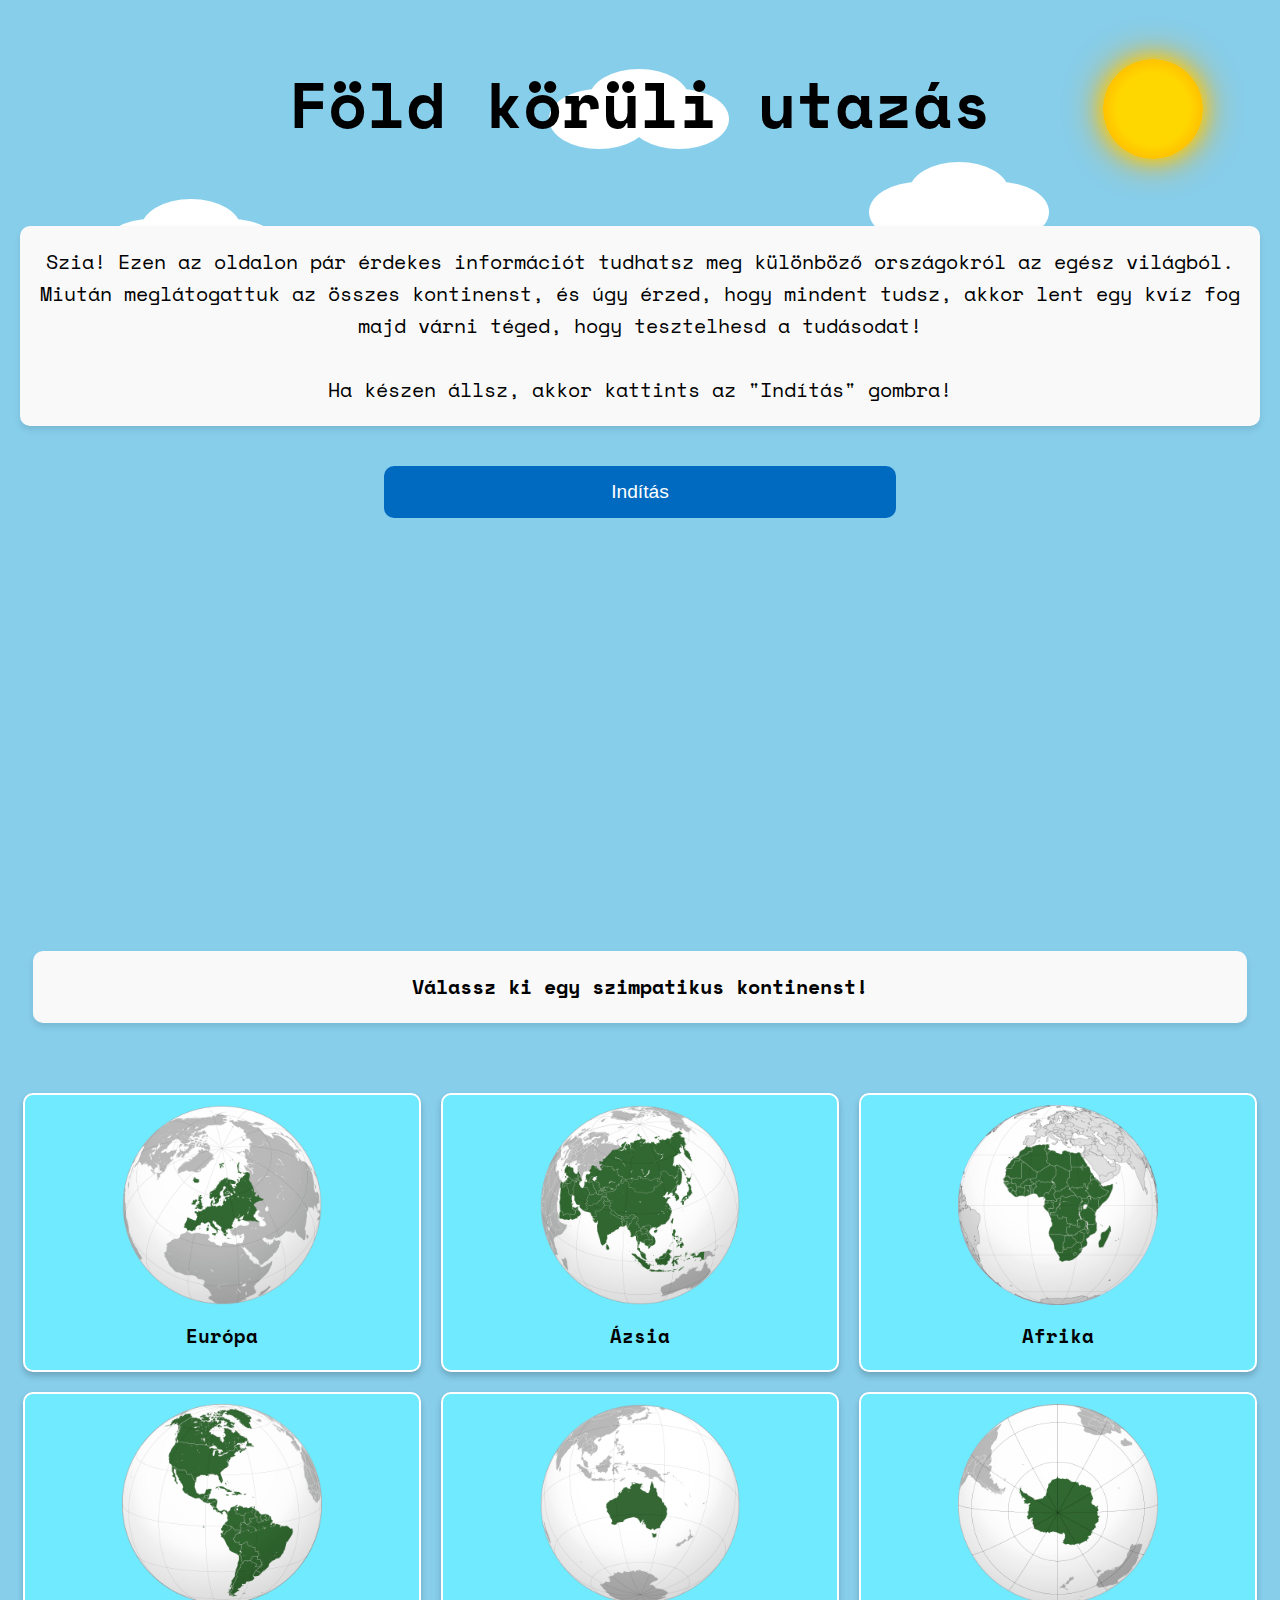
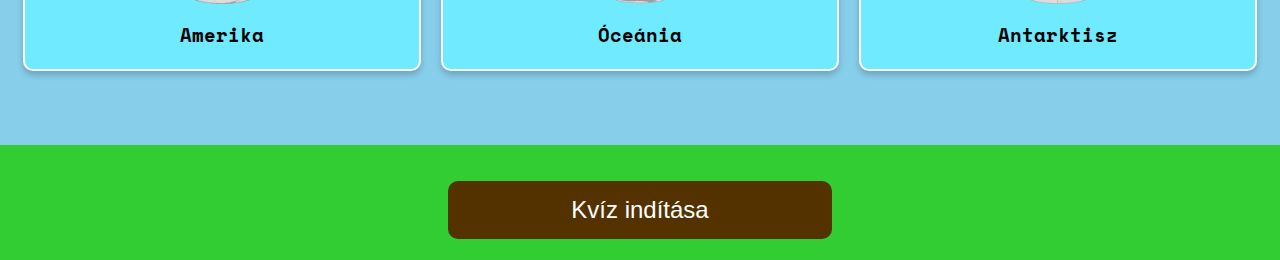
<file: index.html>
<!DOCTYPE html>
<html lang="hu">

<head>
    <meta charset="UTF-8">
    <meta name="viewport" content="width=device-width, initial-scale=1.0">
    <meta name="description" content="Fun fact weboldal, ahol érdekességet lehet olvasni országokról minden kontinenseről.">
    <meta name="author" content="Griffiths Robert Jonathan">
    <meta name="copyright" content="Griffiths Robert Jonathan">
    <link rel="icon" type="image/x-icon" href="kepek/favicon/favicon.ico">
    <link href="style.css" rel="stylesheet">
    <link href="https://fonts.googleapis.com/css2?family=Roboto:ital,wght@0,100;0,300;0,400;0,500;0,700;0,900;1,100;1,300;1,400;1,500;1,700;1,900&family=Space+Mono:ital,wght@0,400;0,700;1,400;1,700&display=swap" rel="stylesheet">
    <title>Fun Facts</title>
</head>

<body>
    <div class="container">
        <header>
            <h1>Föld körüli utazás</h1>
        </header>

        <div id="felho1"></div>
        <div id="felho2"></div>
        <div id="felho3"></div>
        <div id="nap"></div>

        <div class="leiras">
            Szia! Ezen az oldalon pár érdekes információt tudhatsz meg különböző országokról az egész világból. Miután meglátogattuk az összes kontinenst, és úgy érzed, hogy mindent tudsz, akkor lent egy kvíz fog majd várni téged, hogy tesztelhesd a tudásodat! <br><br>
            Ha készen állsz, akkor kattints az "Indítás" gombra!
        </div>

        <button id="start">Indítás</button>

        <nav>
            <h3 class="leiras">Válassz ki egy szimpatikus kontinenst!</h3><br>
            <ul>
                <li onclick="location.href='europa.html'"> 
                    <img src="kepek/kontinensek/europa.png" alt="Európa">
                    <h3>Európa</h3>
                </li>
                <li onclick="location.href='azsia.html'"> 
                    <img src="kepek/kontinensek/azsia.png" alt="Ázsia">
                    <h3>Ázsia</h3>
                </li>
                <li onclick="location.href='afrika.html'"> 
                    <img src="kepek/kontinensek/afrika.png" alt="Afrika">
                    <h3>Afrika</h3>
                </li>
                <li onclick="location.href='amerika.html'"> 
                    <img src="kepek/kontinensek/amerika.png" alt="Amerika">
                    <h3>Amerika</h3>
                </li>
                <li onclick="location.href='oceania.html'"> 
                    <img src="kepek/kontinensek/oceania.png" alt="Óceánia">
                    <h3>Óceánia</h3>
                </li>
                <li onclick="location.href='antarktisz.html'"> 
                    <img src="kepek/kontinensek/antarktisz.png" alt="Antarktisz">
                    <h3>Antarktisz</h3>
                </li>
            </ul>
        </nav>
    </div>
    <footer>
        <div id="fold"></div>
        <button id="quiz" onclick="location.href='quiz.html'">Kvíz indítása</button>
    </footer>

    <script src="js/script.js"></script>

</html>
</file>
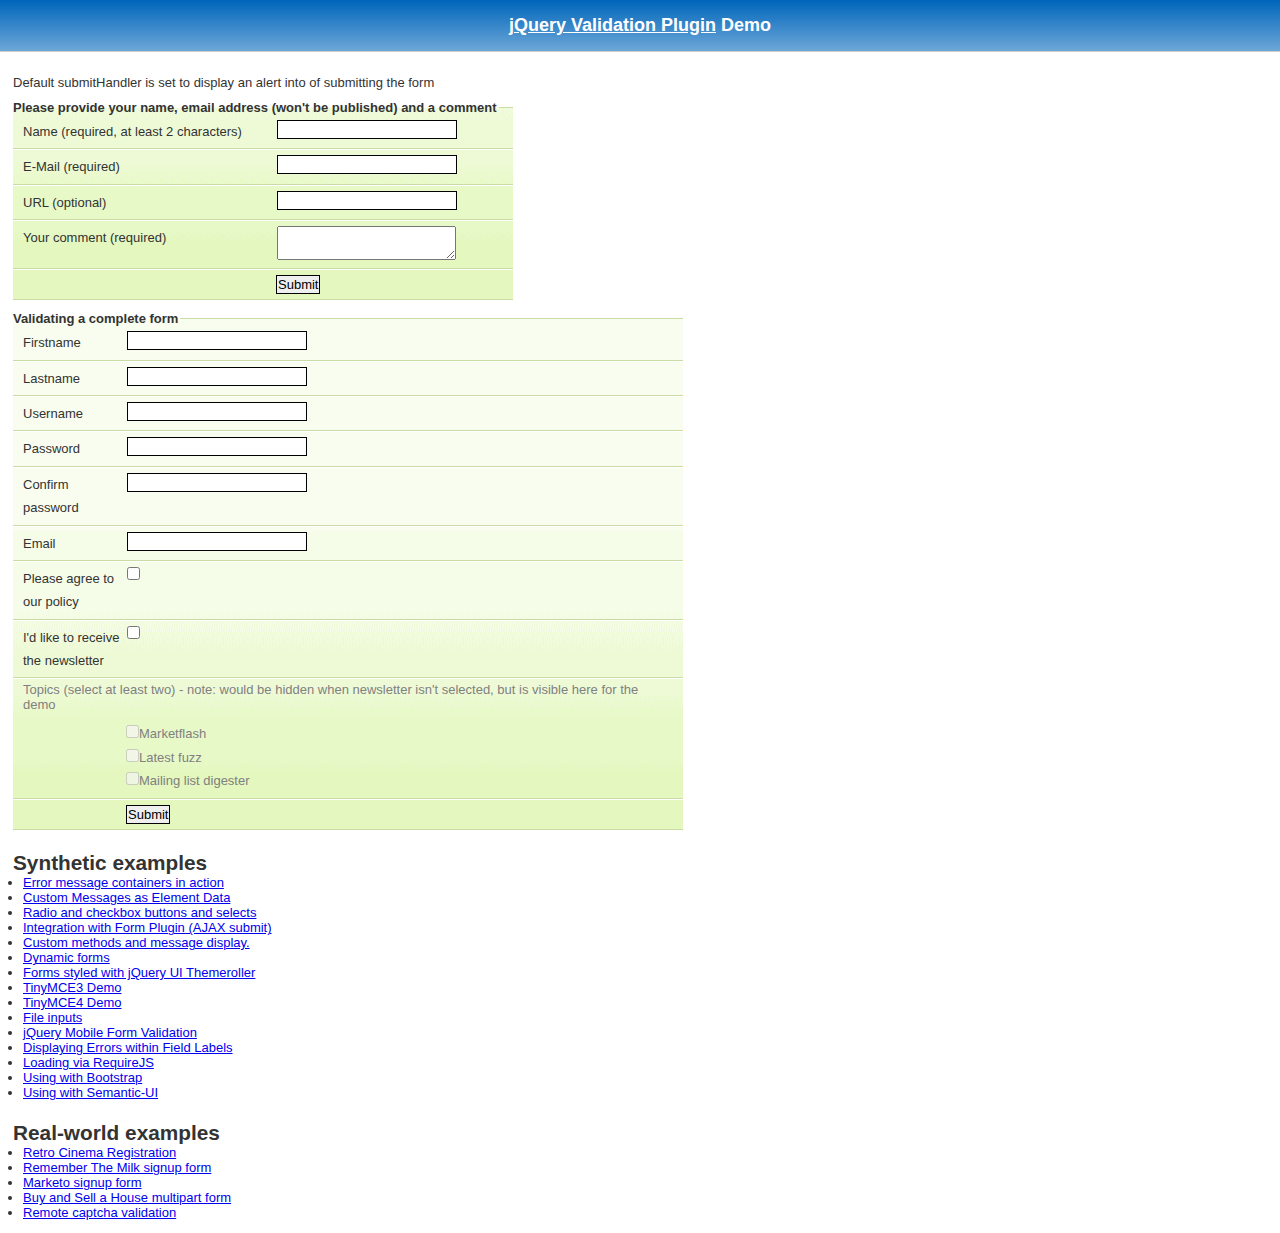
<file: jquery-validation-1.19.5/demo/index.html>
<!DOCTYPE html>
<html lang="en">
<head>
	<meta charset="utf-8">
	<title>jQuery validation plug-in - main demo</title>
	<link rel="stylesheet" href="css/screen.css">
	<script src="../lib/jquery.js"></script>
	<script src="../dist/jquery.validate.js"></script>
	<script>
	$.validator.setDefaults({
		submitHandler: function() {
			alert("submitted!");
		}
	});

	$().ready(function() {
		// validate the comment form when it is submitted
		$("#commentForm").validate();

		// validate signup form on keyup and submit
		$("#signupForm").validate({
			rules: {
				firstname: "required",
				lastname: "required",
				username: {
					required: true,
					minlength: 2
				},
				password: {
					required: true,
					minlength: 5
				},
				confirm_password: {
					required: true,
					minlength: 5,
					equalTo: "#password"
				},
				email: {
					required: true,
					email: true
				},
				topic: {
					required: "#newsletter:checked",
					minlength: 2
				},
				agree: "required"
			},
			messages: {
				firstname: "Please enter your firstname",
				lastname: "Please enter your lastname",
				username: {
					required: "Please enter a username",
					minlength: "Your username must consist of at least 2 characters"
				},
				password: {
					required: "Please provide a password",
					minlength: "Your password must be at least 5 characters long"
				},
				confirm_password: {
					required: "Please provide a password",
					minlength: "Your password must be at least 5 characters long",
					equalTo: "Please enter the same password as above"
				},
				email: "Please enter a valid email address",
				agree: "Please accept our policy",
				topic: "Please select at least 2 topics"
			}
		});

		// propose username by combining first- and lastname
		$("#username").focus(function() {
			var firstname = $("#firstname").val();
			var lastname = $("#lastname").val();
			if (firstname && lastname && !this.value) {
				this.value = firstname + "." + lastname;
			}
		});

		//code to hide topic selection, disable for demo
		var newsletter = $("#newsletter");
		// newsletter topics are optional, hide at first
		var inital = newsletter.is(":checked");
		var topics = $("#newsletter_topics")[inital ? "removeClass" : "addClass"]("gray");
		var topicInputs = topics.find("input").attr("disabled", !inital);
		// show when newsletter is checked
		newsletter.click(function() {
			topics[this.checked ? "removeClass" : "addClass"]("gray");
			topicInputs.attr("disabled", !this.checked);
		});
	});
	</script>
	<style>
	#commentForm {
		width: 500px;
	}
	#commentForm label {
		width: 250px;
	}
	#commentForm label.error, #commentForm input.submit {
		margin-left: 253px;
	}
	#signupForm {
		width: 670px;
	}
	#signupForm label.error {
		margin-left: 10px;
		width: auto;
		display: inline;
	}
	#newsletter_topics label.error {
		display: none;
		margin-left: 103px;
	}
	</style>
</head>
<body>
<h1 id="banner"><a href="https://jqueryvalidation.org/">jQuery Validation Plugin</a> Demo</h1>
<div id="main">
	<p>Default submitHandler is set to display an alert into of submitting the form</p>
	<form class="cmxform" id="commentForm" method="get" action="">
		<fieldset>
			<legend>Please provide your name, email address (won't be published) and a comment</legend>
			<p>
				<label for="cname">Name (required, at least 2 characters)</label>
				<input id="cname" name="name" minlength="2" type="text" required>
			</p>
			<p>
				<label for="cemail">E-Mail (required)</label>
				<input id="cemail" type="email" name="email" required>
			</p>
			<p>
				<label for="curl">URL (optional)</label>
				<input id="curl" type="url" name="url">
			</p>
			<p>
				<label for="ccomment">Your comment (required)</label>
				<textarea id="ccomment" name="comment" required></textarea>
			</p>
			<p>
				<input class="submit" type="submit" value="Submit">
			</p>
		</fieldset>
	</form>
	<form class="cmxform" id="signupForm" method="get" action="">
		<fieldset>
			<legend>Validating a complete form</legend>
			<p>
				<label for="firstname">Firstname</label>
				<input id="firstname" name="firstname" type="text">
			</p>
			<p>
				<label for="lastname">Lastname</label>
				<input id="lastname" name="lastname" type="text">
			</p>
			<p>
				<label for="username">Username</label>
				<input id="username" name="username" type="text">
			</p>
			<p>
				<label for="password">Password</label>
				<input id="password" name="password" type="password">
			</p>
			<p>
				<label for="confirm_password">Confirm password</label>
				<input id="confirm_password" name="confirm_password" type="password">
			</p>
			<p>
				<label for="email">Email</label>
				<input id="email" name="email" type="email">
			</p>
			<p>
				<label for="agree">Please agree to our policy</label>
				<input type="checkbox" class="checkbox" id="agree" name="agree">
			</p>
			<p>
				<label for="newsletter">I'd like to receive the newsletter</label>
				<input type="checkbox" class="checkbox" id="newsletter" name="newsletter">
			</p>
			<fieldset id="newsletter_topics">
				<legend>Topics (select at least two) - note: would be hidden when newsletter isn't selected, but is visible here for the demo</legend>
				<label for="topic_marketflash">
					<input type="checkbox" id="topic_marketflash" value="marketflash" name="topic">Marketflash
				</label>
				<label for="topic_fuzz">
					<input type="checkbox" id="topic_fuzz" value="fuzz" name="topic">Latest fuzz
				</label>
				<label for="topic_digester">
					<input type="checkbox" id="topic_digester" value="digester" name="topic">Mailing list digester
				</label>
				<label for="topic" class="error">Please select at least two topics you'd like to receive.</label>
			</fieldset>
			<p>
				<input class="submit" type="submit" value="Submit">
			</p>
		</fieldset>
	</form>
	<h3>Synthetic examples</h3>
	<ul>
		<li><a href="errorcontainer-demo.html">Error message containers in action</a>
		</li>
		<li><a href="custom-messages-data-demo.html">Custom Messages as Element Data</a>
		</li>
		<li><a href="radio-checkbox-select-demo.html">Radio and checkbox buttons and selects</a>
		</li>
		<li><a href="ajaxSubmit-integration-demo.html">Integration with Form Plugin (AJAX submit)</a>
		</li>
		<li><a href="custom-methods-demo.html">Custom methods and message display.</a>
		</li>
		<li><a href="dynamic-totals.html">Dynamic forms</a>
		</li>
		<li><a href="themerollered.html">Forms styled with jQuery UI Themeroller</a>
		</li>
		<li><a href="tinymce/">TinyMCE3 Demo</a>
		</li>
		<li><a href="tinymce4/">TinyMCE4 Demo</a>
		</li>
		<li><a href="file_input.html">File inputs</a>
		</li>
		<li><a href="jquerymobile.html">jQuery Mobile Form Validation</a>
		</li>
		<li><a href="errors-within-labels.html">Displaying Errors within Field Labels</a>
		</li>
		<li><a href="requirejs/index.html">Loading via RequireJS</a>
		</li>
		<li><a href="bootstrap/index.html">Using with Bootstrap</a>
		</li>
		<li><a href="semantic-ui/index.html">Using with Semantic-UI</a>
		</li>
	</ul>
	<h3>Real-world examples</h3>
	<ul>
		<li><a href="cinema/">Retro Cinema Registration</a></li>
		<li><a href="milk/">Remember The Milk signup form</a></li>
		<li><a href="marketo/">Marketo signup form</a></li>
		<li><a href="multipart/">Buy and Sell a House multipart form</a></li>
		<li><a href="captcha/">Remote captcha validation</a></li>
	</ul>
</div>
</body>
</html>
</file>
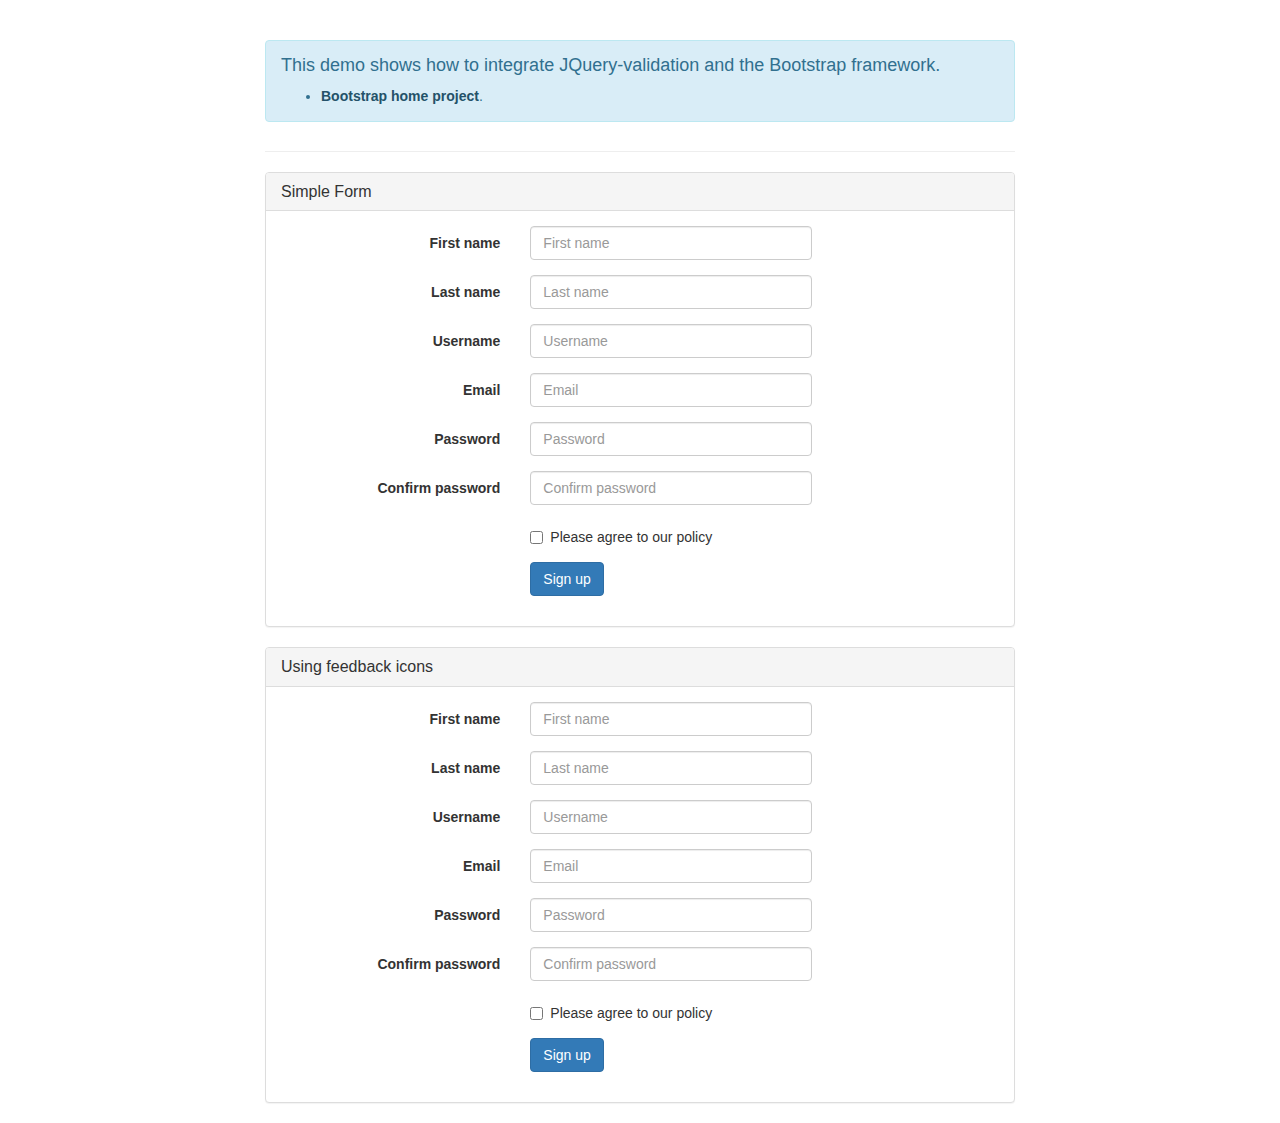
<file: jquery-validation-1.19.5/demo/bootstrap/index.html>
<!DOCTYPE html>
<html>
<head>
	<title>JQuery-validation demo | Bootstrap</title>

	<link rel="stylesheet" href="https://maxcdn.bootstrapcdn.com/bootstrap/3.3.5/css/bootstrap.min.css" />

	<script type="text/javascript" src="../../lib/jquery-1.11.1.js"></script>
	<script type="text/javascript" src="../../dist/jquery.validate.js"></script>
</head>
<body>
	<div class="container">
		<div class="row">
			<div class="col-sm-8 col-sm-offset-2">
				<div class="page-header">
					<div class="alert alert-info" role="alert">
						<h4>This demo shows how to integrate JQuery-validation and the Bootstrap framework.</h4>
						<ul>
							<li><a href="https://getbootstrap.com/" class="alert-link">Bootstrap home project</a>.</li>
						</ul>
					</div>
				</div>

				<div class="panel panel-default">
					<div class="panel-heading">
						<h3 class="panel-title">Simple Form</h3>
					</div>
					<div class="panel-body">
						<form id="signupForm" method="post" class="form-horizontal" action="">
							<div class="form-group">
								<label class="col-sm-4 control-label" for="firstname">First name</label>
								<div class="col-sm-5">
									<input type="text" class="form-control" id="firstname" name="firstname" placeholder="First name" />
								</div>
							</div>

							<div class="form-group">
								<label class="col-sm-4 control-label" for="lastname">Last name</label>
								<div class="col-sm-5">
									<input type="text" class="form-control" id="lastname" name="lastname" placeholder="Last name" />
								</div>
							</div>

							<div class="form-group">
								<label class="col-sm-4 control-label" for="username">Username</label>
								<div class="col-sm-5">
									<input type="text" class="form-control" id="username" name="username" placeholder="Username" />
								</div>
							</div>

							<div class="form-group">
								<label class="col-sm-4 control-label" for="email">Email</label>
								<div class="col-sm-5">
									<input type="text" class="form-control" id="email" name="email" placeholder="Email" />
								</div>
							</div>

							<div class="form-group">
								<label class="col-sm-4 control-label" for="password">Password</label>
								<div class="col-sm-5">
									<input type="password" class="form-control" id="password" name="password" placeholder="Password" />
								</div>
							</div>

							<div class="form-group">
								<label class="col-sm-4 control-label" for="confirm_password">Confirm password</label>
								<div class="col-sm-5">
									<input type="password" class="form-control" id="confirm_password" name="confirm_password" placeholder="Confirm password" />
								</div>
							</div>

							<div class="form-group">
								<div class="col-sm-5 col-sm-offset-4">
									<div class="checkbox">
										<label>
											<input type="checkbox" id="agree" name="agree" value="agree" />Please agree to our policy
										</label>
									</div>
								</div>
							</div>

							<div class="form-group">
								<div class="col-sm-9 col-sm-offset-4">
									<button type="submit" class="btn btn-primary" name="signup" value="Sign up">Sign up</button>
								</div>
							</div>
						</form>
					</div>
				</div>

				<div class="panel panel-default">
					<div class="panel-heading">
						<h3 class="panel-title">Using feedback icons</h3>
					</div>
					<div class="panel-body">
						<form id="signupForm1" method="post" class="form-horizontal" action="">
							<div class="form-group">
								<label class="col-sm-4 control-label" for="firstname1">First name</label>
								<div class="col-sm-5">
									<input type="text" class="form-control" id="firstname1" name="firstname1" placeholder="First name" />
								</div>
							</div>

							<div class="form-group">
								<label class="col-sm-4 control-label" for="lastname1">Last name</label>
								<div class="col-sm-5">
									<input type="text" class="form-control" id="lastname1" name="lastname1" placeholder="Last name" />
								</div>
							</div>

							<div class="form-group">
								<label class="col-sm-4 control-label" for="username1">Username</label>
								<div class="col-sm-5">
									<input type="text" class="form-control" id="username1" name="username1" placeholder="Username" />
								</div>
							</div>

							<div class="form-group">
								<label class="col-sm-4 control-label" for="email1">Email</label>
								<div class="col-sm-5">
									<input type="text" class="form-control" id="email1" name="email1" placeholder="Email" />
								</div>
							</div>

							<div class="form-group">
								<label class="col-sm-4 control-label" for="password1">Password</label>
								<div class="col-sm-5">
									<input type="password" class="form-control" id="password1" name="password1" placeholder="Password" />
								</div>
							</div>

							<div class="form-group">
								<label class="col-sm-4 control-label" for="confirm_password1">Confirm password</label>
								<div class="col-sm-5">
									<input type="password" class="form-control" id="confirm_password1" name="confirm_password1" placeholder="Confirm password" />
								</div>
							</div>

							<div class="form-group">
								<div class="col-sm-5 col-sm-offset-4">
									<div class="checkbox">
										<label>
											<input type="checkbox" id="agree1" name="agree1" value="agree" />Please agree to our policy
										</label>
									</div>
								</div>
							</div>

							<div class="form-group">
								<div class="col-sm-9 col-sm-offset-4">
									<button type="submit" class="btn btn-primary" name="signup1" value="Sign up">Sign up</button>
								</div>
							</div>
						</form>
					</div>
				</div>
			</div>
		</div>
	</div>
	<script type="text/javascript">
		$.validator.setDefaults( {
			submitHandler: function () {
				alert( "submitted!" );
			}
		} );

		$( document ).ready( function () {
			$( "#signupForm" ).validate( {
				rules: {
					firstname: "required",
					lastname: "required",
					username: {
						required: true,
						minlength: 2
					},
					password: {
						required: true,
						minlength: 5
					},
					confirm_password: {
						required: true,
						minlength: 5,
						equalTo: "#password"
					},
					email: {
						required: true,
						email: true
					},
					agree: "required"
				},
				messages: {
					firstname: "Please enter your firstname",
					lastname: "Please enter your lastname",
					username: {
						required: "Please enter a username",
						minlength: "Your username must consist of at least 2 characters"
					},
					password: {
						required: "Please provide a password",
						minlength: "Your password must be at least 5 characters long"
					},
					confirm_password: {
						required: "Please provide a password",
						minlength: "Your password must be at least 5 characters long",
						equalTo: "Please enter the same password as above"
					},
					email: "Please enter a valid email address",
					agree: "Please accept our policy"
				},
				errorElement: "em",
				errorPlacement: function ( error, element ) {
					// Add the `help-block` class to the error element
					error.addClass( "help-block" );

					if ( element.prop( "type" ) === "checkbox" ) {
						error.insertAfter( element.parent( "label" ) );
					} else {
						error.insertAfter( element );
					}
				},
				highlight: function ( element, errorClass, validClass ) {
					$( element ).parents( ".col-sm-5" ).addClass( "has-error" ).removeClass( "has-success" );
				},
				unhighlight: function (element, errorClass, validClass) {
					$( element ).parents( ".col-sm-5" ).addClass( "has-success" ).removeClass( "has-error" );
				}
			} );

			$( "#signupForm1" ).validate( {
				rules: {
					firstname1: "required",
					lastname1: "required",
					username1: {
						required: true,
						minlength: 2
					},
					password1: {
						required: true,
						minlength: 5
					},
					confirm_password1: {
						required: true,
						minlength: 5,
						equalTo: "#password1"
					},
					email1: {
						required: true,
						email: true
					},
					agree1: "required"
				},
				messages: {
					firstname1: "Please enter your firstname",
					lastname1: "Please enter your lastname",
					username1: {
						required: "Please enter a username",
						minlength: "Your username must consist of at least 2 characters"
					},
					password1: {
						required: "Please provide a password",
						minlength: "Your password must be at least 5 characters long"
					},
					confirm_password1: {
						required: "Please provide a password",
						minlength: "Your password must be at least 5 characters long",
						equalTo: "Please enter the same password as above"
					},
					email1: "Please enter a valid email address",
					agree1: "Please accept our policy"
				},
				errorElement: "em",
				errorPlacement: function ( error, element ) {
					// Add the `help-block` class to the error element
					error.addClass( "help-block" );

					// Add `has-feedback` class to the parent div.form-group
					// in order to add icons to inputs
					element.parents( ".col-sm-5" ).addClass( "has-feedback" );

					if ( element.prop( "type" ) === "checkbox" ) {
						error.insertAfter( element.parent( "label" ) );
					} else {
						error.insertAfter( element );
					}

					// Add the span element, if doesn't exists, and apply the icon classes to it.
					if ( !element.next( "span" )[ 0 ] ) {
						$( "<span class='glyphicon glyphicon-remove form-control-feedback'></span>" ).insertAfter( element );
					}
				},
				success: function ( label, element ) {
					// Add the span element, if doesn't exists, and apply the icon classes to it.
					if ( !$( element ).next( "span" )[ 0 ] ) {
						$( "<span class='glyphicon glyphicon-ok form-control-feedback'></span>" ).insertAfter( $( element ) );
					}
				},
				highlight: function ( element, errorClass, validClass ) {
					$( element ).parents( ".col-sm-5" ).addClass( "has-error" ).removeClass( "has-success" );
					$( element ).next( "span" ).addClass( "glyphicon-remove" ).removeClass( "glyphicon-ok" );
				},
				unhighlight: function ( element, errorClass, validClass ) {
					$( element ).parents( ".col-sm-5" ).addClass( "has-success" ).removeClass( "has-error" );
					$( element ).next( "span" ).addClass( "glyphicon-ok" ).removeClass( "glyphicon-remove" );
				}
			} );
		} );
	</script>
</body>
</html>
</file>
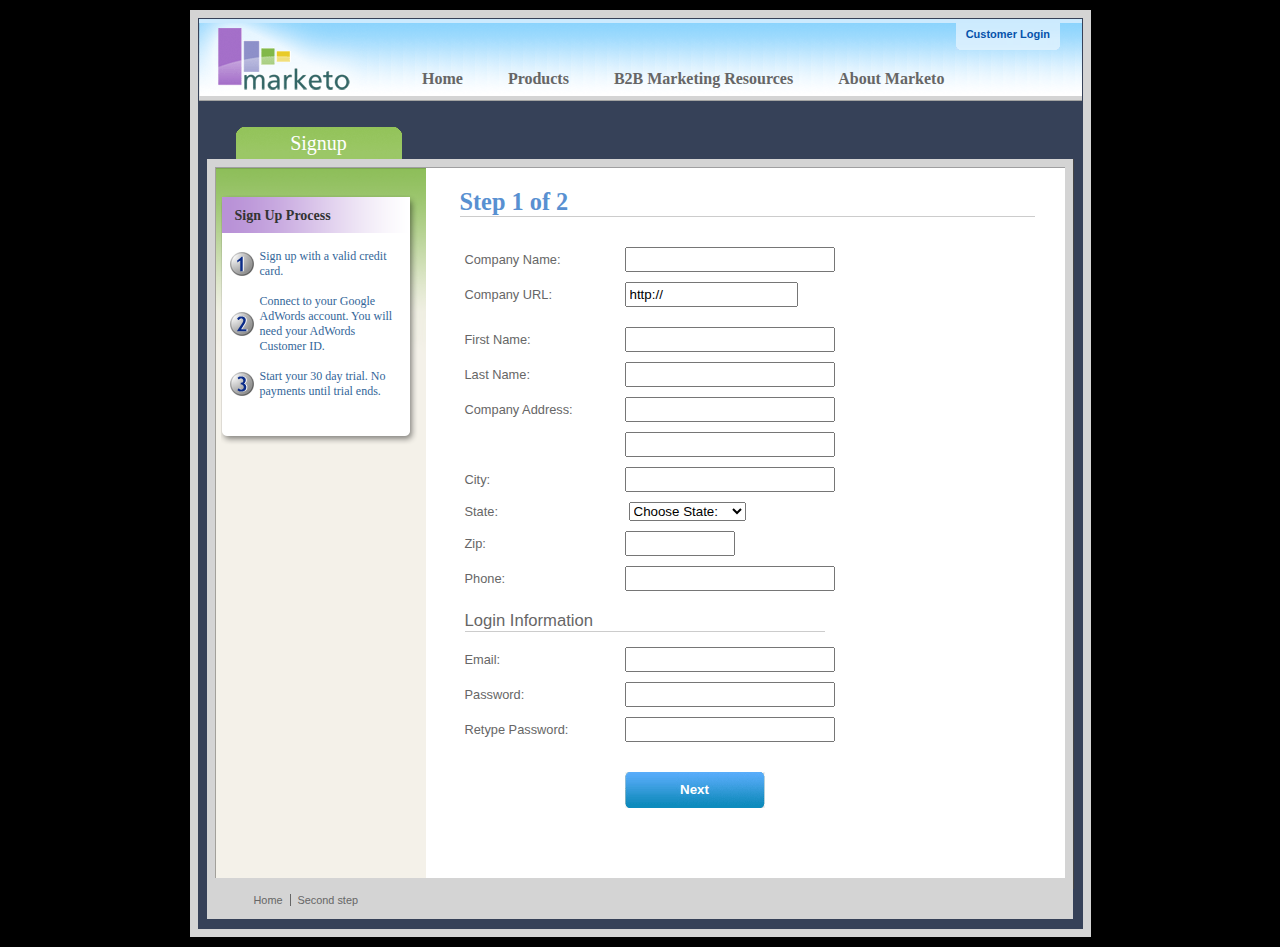
<file: jquery-validation-1.19.5/demo/marketo/index.html>
<!DOCTYPE html>
<html lang="en">
<head>
	<meta charset="utf-8">
	<title>Subscription Signup | Marketo</title>
	<script src="../../lib/jquery.js"></script>
	<script src="../../lib/jquery.mockjax.js"></script>
	<script src="../../dist/jquery.validate.js"></script>
	<script src="jquery.maskedinput.js"></script>
	<script src="mktSignup.js"></script>
	<link rel="stylesheet" href="stylesheet.css">
</head>
<body>
<!-- start page wrapper -->
<div id="letterbox">
	<!-- start header container -->
	<div id="header-background">
		<div class="nav-global-container">
			<div class="login">
				<a href="#">
					<span></span>Customer Login</a>
			</div>
			<div class="logo">
				<a href="#">
					<img src="images/logo_marketo.gif" width="168" height="73" alt="Marketo">
				</a>
			</div>
			<div class="nav-global">
				<ul>
					<li>
						<a href="#" class="nav-g01">
							<span></span>Home</a>
					</li>
					<li>
						<a href="#" class="nav-g02">
							<span></span>Products</a>
					</li>
					<li>
						<a href="#" class="nav-g04">
							<span></span>B2B Marketing Resources</a>
					</li>
					<li>
						<a href="#" class="nav-g05">
							<span></span>About Marketo</a>
					</li>
				</ul>
			</div>
		</div>
	</div>
	<!-- end header container -->
	<div class="line-grey-tier"></div>
	<!-- start page container 2 div-->
	<div id="page-container" class="resize">
		<div id="page-content-inner" class="resize">
			<!-- start col-main -->
			<div id="col-main" class="resize" style="">
				<!-- start main content -->
				<div class="main-content resize">
					<div class="action-container" style="display:none;"></div>
					<h1>Step 1 of 2</h1>
					<p>
					</p>
					<br clear="all">
					<div>
						<form id="profileForm" type="actionForm" action="step2.htm" method="get">
							<div class="error" style="display:none;">
								<img src="images/warning.gif" alt="Warning!" width="24" height="24" style="float:left; margin: -5px 10px 0px 0px;">
								<span></span>.
								<br clear="all">
							</div>
							<table cellpadding="0" cellspacing="0" border="0">
								<tr>
									<td class="label">
										<label for="co_name">Company Name:</label>
									</td>
									<td class="field">
										<input id="co_name" class="required" maxlength="40" name="co_name" size="20" type="text" tabindex="1" value="">
									</td>
								</tr>
								<tr>
									<td class="label">
										<label for="co_url">Company URL:</label>
									</td>
									<td class="field">
										<input id="co_url" class="required defaultInvalid url" maxlength="40" name="co_url" style="width:163px" type="text" tabindex="2" value="http://">
									</td>
								</tr>
								<tr>
									<td>
									<td>
								</tr>
								<tr>
									<td class="label">
										<label for="first_name">First Name:</label>
									</td>
									<td class="field">
										<input id="first_name" class="required" maxlength="40" name="first_name" size="20" type="text" tabindex="3" value="">
									</td>
								</tr>
								<tr>
									<td class="label">
										<label for="last_name">Last Name:</label>
									</td>
									<td class="field">
										<input id="last_name" class="required" maxlength="40" name="last_name" size="20" type="text" tabindex="4" value="">
									</td>
								</tr>
								<tr>
									<td class="label">
										<label for="address1">Company Address:</label>
									</td>
									<td class="field">
										<input maxlength="40" class="required" name="address1" size="20" type="text" tabindex="5" value="">
									</td>
								</tr>
								<tr>
									<td class="label"></td>
									<td class="field">
										<input maxlength="40" name="address2" size="20" type="text" tabindex="6" value="">
									</td>
								</tr>
								<tr>
									<td class="label">
										<label for="city">City:</label>
									</td>
									<td class="field">
										<input maxlength="40" class="required" name="city" size="20" type="text" tabindex="7" value="">
									</td>
								</tr>
								<tr>
									<td class="label">
										<label for="state">State:</label>
									</td>
									<td class="field">
										<select id="state" class="required" name="state" style="margin-left: 4px;" tabindex="8">
											<option value="">Choose State:</option>
											<option value="AL">Alabama</option>
											<option value="AK">Alaska</option>
											<option value="AZ">Arizona</option>
											<option value="AR">Arkansas</option>
											<option value="CA">California</option>
											<option value="CO">Colorado</option>
											<option value="CT">Connecticut</option>
											<option value="DE">Delaware</option>
											<option value="FL">Florida</option>
											<option value="GA">Georgia</option>
											<option value="HI">Hawaii</option>
											<option value="ID">Idaho</option>
											<option value="IL">Illinois</option>
											<option value="IN">Indiana</option>
											<option value="IA">Iowa</option>
											<option value="KS">Kansas</option>
											<option value="KY">Kentucky</option>
											<option value="LA">Louisiana</option>
											<option value="ME">Maine</option>
											<option value="MD">Maryland</option>
											<option value="MA">Massachusetts</option>
											<option value="MI">Michigan</option>
											<option value="MN">Minnesota</option>
											<option value="MS">Mississippi</option>
											<option value="MO">Missouri</option>
											<option value="MT">Montana</option>
											<option value="NE">Nebraska</option>
											<option value="NV">Nevada</option>
											<option value="NH">New Hampshire</option>
											<option value="NJ">New Jersey</option>
											<option value="NM">New Mexico</option>
											<option value="NY">New York</option>
											<option value="NC">North Carolina</option>
											<option value="ND">North Dakota</option>
											<option value="OH">Ohio</option>
											<option value="OK">Oklahoma</option>
											<option value="OR">Oregon</option>
											<option value="PA">Pennsylvania</option>
											<option value="RI">Rhode Island</option>
											<option value="SC">South Carolina</option>
											<option value="SD">South Dakota</option>
											<option value="TN">Tennessee</option>
											<option value="TX">Texas</option>
											<option value="UT">Utah</option>
											<option value="VT">Vermont</option>
											<option value="VA">Virginia</option>
											<option value="WA">Washington</option>
											<option value="WV">West Virginia</option>
											<option value="WI">Wisconsin</option>
											<option value="WY">Wyoming</option>
										</select>
									</td>
								</tr>
								<tr>
									<td class="label">
										<label for="zip">Zip:</label>
									</td>
									<td class="field">
										<input maxlength="10" name="zip" style="width: 100px" type="text" class="required zipcode" tabindex="9" value="">
									</td>
								</tr>
								<tr>
									<td class="label">
										<label for="phone">Phone:</label>
									</td>
									<td class="field">
										<input id="phone" maxlength="14" name="phone" type="text" class="required phone" tabindex="10" value="">
									</td>
								</tr>
								<tr>
									<td colspan="2">
										<h2 style="border-bottom: 1px solid #CCCCCC;">Login Information</h2>
									</td>
								</tr>
								<tr>
									<td class="label">
										<label for="email">Email:</label>
									</td>
									<td class="field">
										<input id="email" class="required email" remote="emails.action" maxlength="40" name="email" size="20" type="text" tabindex="11" value="">
									</td>
								</tr>
								<tr>
									<td class="label">
										<label for="password1">Password:</label>
									</td>
									<td class="field">
										<input id="password1" class="required password" maxlength="40" name="password1" size="20" type="password" tabindex="12" value="">
									</td>
								</tr>
								<tr>
									<td class="label">
										<label for="password2">Retype Password:</label>
									</td>
									<td class="field">
										<input id="password2" class="required" equalTo="#password1" maxlength="40" name="password2" size="20" type="password" tabindex="13" value="">
										<div class="formError"></div>
									</td>
								</tr>
								<tr>
									<td></td>
									<td>
										<div class="buttonSubmit">
											<span></span>
											<input class="formButton" type="submit" value="Next" style="width: 140px" tabindex="14">
										</div>
									</td>
								</tr>
							</table>
							<br>
							<br>
						</form>
						<br clear="all">
					</div>
				</div>
				<!-- end main content -->
				<br>
			</div>
			<!-- end col-main -->
			<!-- start left col -->
			<div id="col-left" class="nav-left-back empty resize" style="position: absolute; min-height: 450px;">
				<div class="col-left-header-tab" style="position: absolute;">Signup</div>
				<div class="nav-left"></div>
				<div class="left-nav-callout png" style="top: 15px; margin-bottom: 100px;">
					<img src="images/left-nav-callout-long.png" class="png" alt="">
					<h6>Sign Up Process</h6>
					<a style="background-image: url(images/step1-24.gif); font-weight: normal; text-decoration: none; cursor: default;">Sign up with a valid credit card.</a>
					<a style="background-image: url(images/step2-24.gif); font-weight: normal; text-decoration: none; cursor: default;">Connect to your Google AdWords account.  You will need your AdWords Customer ID.</a>
					<a style="background-image: url(images/step3-24.gif); font-weight: normal; text-decoration: none; cursor: default;">Start your 30 day trial.  No payments until trial ends.</a>
				</div>
				<div class="footerAddress">
					<b>Marketo Inc.</b>
					<br>1710 S. Amphlett Blvd.
					<br>San Mateo, CA 94402 USA
					<br>
				</div>
				<br clear="all">
			</div>
			<!-- end left col -->
		</div>
	</div>
	<!-- end page container 2 divs-->
	<div id="footer-container" align="center">
		<div class="footer">
			<ul>
				<li><a href="..">Home</a>
				</li>
				<li class="line-off"><a href="step2.htm">Second step</a>
				</li>
			</ul>
		</div>
	</div>
	<!-- end page wrapper -->
</div>
</body>
</html>
</file>
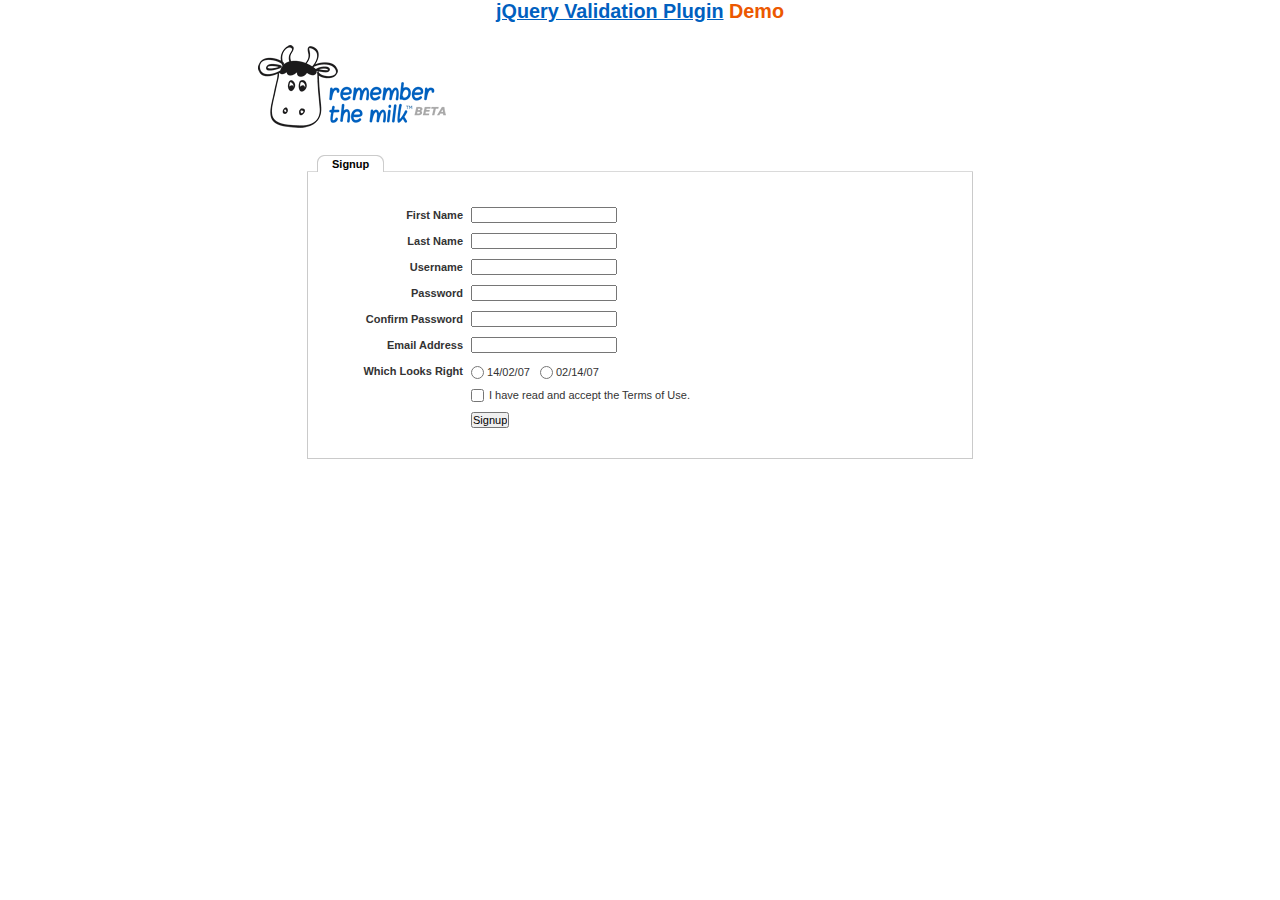
<file: jquery-validation-1.19.5/demo/milk/index.html>
<!DOCTYPE html>
<html lang="en">
<head>
	<meta charset="utf-8">
	<title>Remember The Milk signup form - jQuery Validate plugin demo - with friendly permission from the RTM team</title>
	<link rel="stylesheet" href="milk.css">
	<script src="../../lib/jquery.js"></script>
	<script src="../../lib/jquery.mockjax.js"></script>
	<script src="../../dist/jquery.validate.js"></script>
	<script>
	$(document).ready(function() {
		$.mockjax({
			url: "emails.action",
			response: function(settings) {
				var email = settings.data.email,
					emails = ["glen@marketo.com", "george@bush.gov", "me@god.com", "aboutface@cooper.com", "steam@valve.com", "bill@gates.com"];
				this.responseText = "true";
				if ($.inArray(email, emails) !== -1) {
					this.responseText = "false";
				}
			},
			responseTime: 500
		});

		$.mockjax({
			url: "users.action",
			response: function(settings) {
				var user = settings.data.username,
					users = ["asdf", "Peter", "Peter2", "George"];
				this.responseText = "true";
				if ($.inArray(user, users) !== -1) {
					this.responseText = "false";
				}
			},
			responseTime: 500
		});

		// validate signup form on keyup and submit
		var validator = $("#signupform").validate({
			rules: {
				firstname: "required",
				lastname: "required",
				username: {
					required: true,
					minlength: 2,
					remote: "users.action"
				},
				password: {
					required: true,
					minlength: 5
				},
				password_confirm: {
					required: true,
					minlength: 5,
					equalTo: "#password"
				},
				email: {
					required: true,
					email: true,
					remote: "emails.action"
				},
				dateformat: "required",
				terms: "required"
			},
			messages: {
				firstname: "Enter your firstname",
				lastname: "Enter your lastname",
				username: {
					required: "Enter a username",
					minlength: jQuery.validator.format("Enter at least {0} characters"),
					remote: jQuery.validator.format("{0} is already in use")
				},
				password: {
					required: "Provide a password",
					minlength: jQuery.validator.format("Enter at least {0} characters")
				},
				password_confirm: {
					required: "Repeat your password",
					minlength: jQuery.validator.format("Enter at least {0} characters"),
					equalTo: "Enter the same password as above"
				},
				email: {
					required: "Please enter a valid email address",
					minlength: "Please enter a valid email address",
					remote: jQuery.validator.format("{0} is already in use")
				},
				dateformat: "Choose your preferred dateformat",
				terms: " "
			},
			// the errorPlacement has to take the table layout into account
			errorPlacement: function(error, element) {
				if (element.is(":radio"))
					error.appendTo(element.parent().next().next());
				else if (element.is(":checkbox"))
					error.appendTo(element.next());
				else
					error.appendTo(element.parent().next());
			},
			// specifying a submitHandler prevents the default submit, good for the demo
			submitHandler: function() {
				alert("submitted!");
			},
			// set this class to error-labels to indicate valid fields
			success: function(label) {
				// set &nbsp; as text for IE
				label.html("&nbsp;").addClass("checked");
			},
			highlight: function(element, errorClass) {
				$(element).parent().next().find("." + errorClass).removeClass("checked");
			}
		});

		// propose username by combining first- and lastname
		$("#username").focus(function() {
			var firstname = $("#firstname").val();
			var lastname = $("#lastname").val();
			if (firstname && lastname && !this.value) {
				this.value = (firstname + "." + lastname).toLowerCase();
			}
		});
	});
	</script>
</head>
<body>
<h1 id="banner"><a href="https://jqueryvalidation.org/">jQuery Validation Plugin</a> Demo</h1>
<div id="main">
	<div id="content">
		<div id="header">
			<div id="headerlogo">
				<img src="milk.png" alt="Remember The Milk">
			</div>
		</div>
		<div style="clear: both;">
			<div></div>
		</div>
		<div class="content">
			<div id="signupbox">
				<div id="signuptab">
					<ul>
						<li id="signupcurrent"><a href=" ">Signup</a>
						</li>
					</ul>
				</div>
				<div id="signupwrap">
					<form id="signupform" autocomplete="off" method="get" action="">
						<table>
							<tr>
								<td class="label">
									<label id="lfirstname" for="firstname">First Name</label>
								</td>
								<td class="field">
									<input id="firstname" name="firstname" type="text" value="" maxlength="100">
								</td>
								<td class="status"></td>
							</tr>
							<tr>
								<td class="label">
									<label id="llastname" for="lastname">Last Name</label>
								</td>
								<td class="field">
									<input id="lastname" name="lastname" type="text" value="" maxlength="100">
								</td>
								<td class="status"></td>
							</tr>
							<tr>
								<td class="label">
									<label id="lusername" for="username">Username</label>
								</td>
								<td class="field">
									<input id="username" name="username" type="text" value="" maxlength="50">
								</td>
								<td class="status"></td>
							</tr>
							<tr>
								<td class="label">
									<label id="lpassword" for="password">Password</label>
								</td>
								<td class="field">
									<input id="password" name="password" type="password" maxlength="50" value="">
								</td>
								<td class="status"></td>
							</tr>
							<tr>
								<td class="label">
									<label id="lpassword_confirm" for="password_confirm">Confirm Password</label>
								</td>
								<td class="field">
									<input id="password_confirm" name="password_confirm" type="password" maxlength="50" value="">
								</td>
								<td class="status"></td>
							</tr>
							<tr>
								<td class="label">
									<label id="lemail" for="email">Email Address</label>
								</td>
								<td class="field">
									<input id="email" name="email" type="text" value="" maxlength="150">
								</td>
								<td class="status"></td>
							</tr>
							<tr>
								<td class="label">
									<label>Which Looks Right</label>
								</td>
								<td class="field" colspan="2" style="vertical-align: top; padding-top: 2px;">
									<table>
										<tbody>
											<tr>
												<td style="padding-right: 5px;">
													<input id="dateformat_eu" name="dateformat" type="radio" value="0">
													<label id="ldateformat_eu" for="dateformat_eu">14/02/07</label>
												</td>
												<td style="padding-left: 5px;">
													<input id="dateformat_am" name="dateformat" type="radio" value="1">
													<label id="ldateformat_am" for="dateformat_am">02/14/07</label>
												</td>
												<td>
												</td>
											</tr>
										</tbody>
									</table>
								</td>
							</tr>
							<tr>
								<td class="label">&nbsp;</td>
								<td class="field" colspan="2">
									<div id="termswrap">
										<input id="terms" type="checkbox" name="terms">
										<label id="lterms" for="terms">I have read and accept the Terms of Use.</label>
									</div>
									<!-- /termswrap -->
								</td>
							</tr>
							<tr>
								<td class="label">
									<label id="lsignupsubmit" for="signupsubmit">Signup</label>
								</td>
								<td class="field" colspan="2">
									<input id="signupsubmit" name="signup" type="submit" value="Signup">
								</td>
							</tr>
						</table>
					</form>
				</div>
			</div>
		</div>
	</div>
</div>
</body>
</html>
</file>
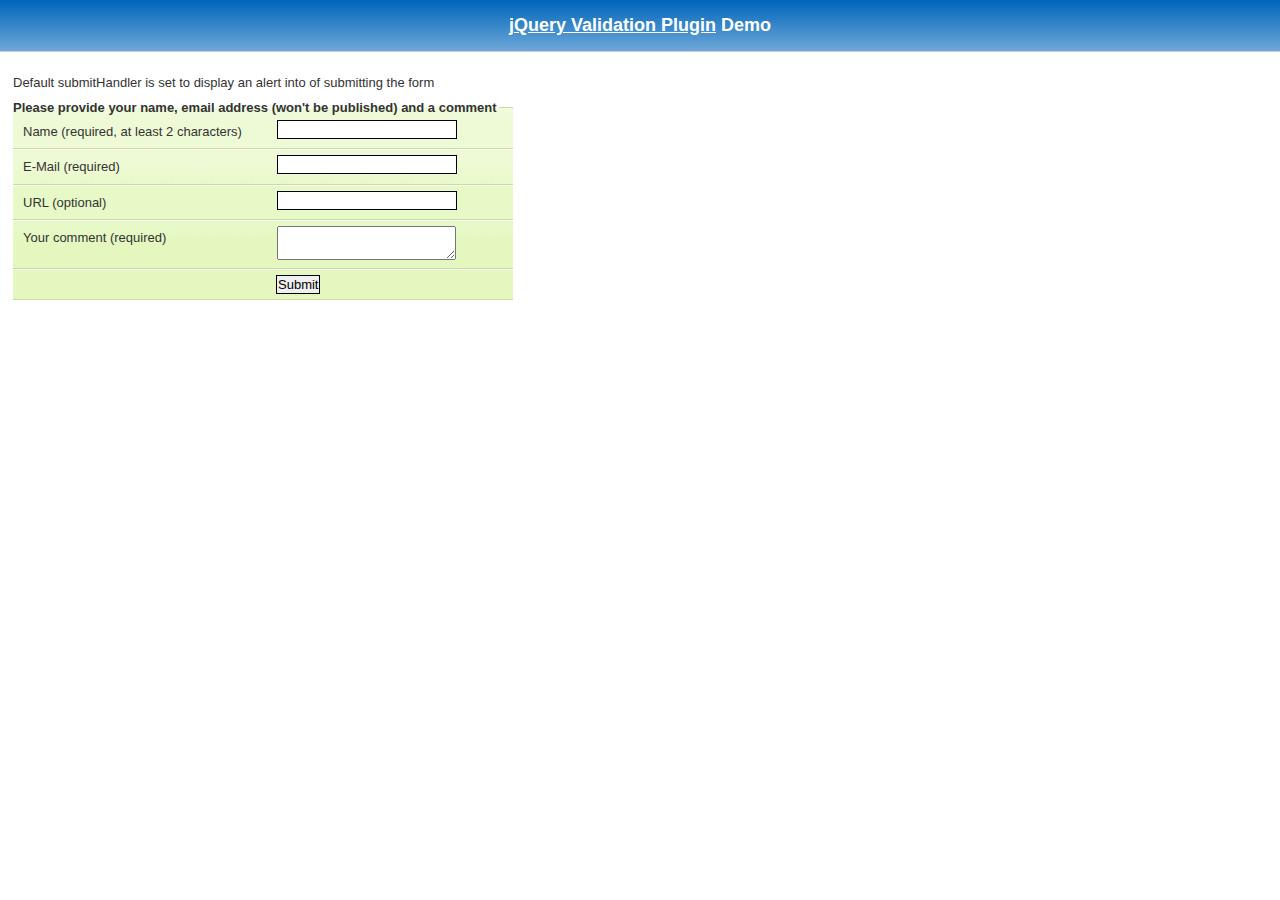
<file: jquery-validation-1.19.5/demo/requirejs/index.html>
<!DOCTYPE html>
<html lang="en">
	<head>
		<meta charset="utf-8">
		<title>jQuery validation plug-in - requirejs demo</title>

		<link rel="stylesheet" href="../css/screen.css">

		<style type="text/css">
			#commentForm { width: 500px; }
			#commentForm label { width: 250px; }
			#commentForm label.error, #commentForm input.submit { margin-left: 253px; }
		</style>
</head>
<body>

	<h1 id="banner"><a href="https://jqueryvalidation.org/">jQuery Validation Plugin</a> Demo</h1>
	<div id="main">

		<p>Default submitHandler is set to display an alert into of submitting the form</p>
		<form class="cmxform" id="commentForm" method="get" action="">
			<fieldset>
				<legend>Please provide your name, email address (won't be published) and a comment</legend>
				<p>
					<label for="cname">Name (required, at least 2 characters)</label>
					<input id="cname" name="name" minlength="2" type="text" required>
				</p>
				<p>
					<label for="cemail">E-Mail (required)</label>
					<input id="cemail" type="email" name="email" required>
				</p>
				<p>
					<label for="curl">URL (optional)</label>
					<input id="curl" type="url" name="url">
				</p>
				<p>
					<label for="ccomment">Your comment (required)</label>
					<textarea id="ccomment" name="comment" required></textarea>
				</p>
				<p>
					<input class="submit" type="submit" value="Submit">
				</p>
			</fieldset>
		</form>

		<script>
		var require = {
			paths: {
				"jquery": "../../lib/jquery-3.1.1"
			}
		};
		</script>
		<script src="../../lib/require.js" data-main="app.js"></script>
	</div>
</body>
</html>
</file>
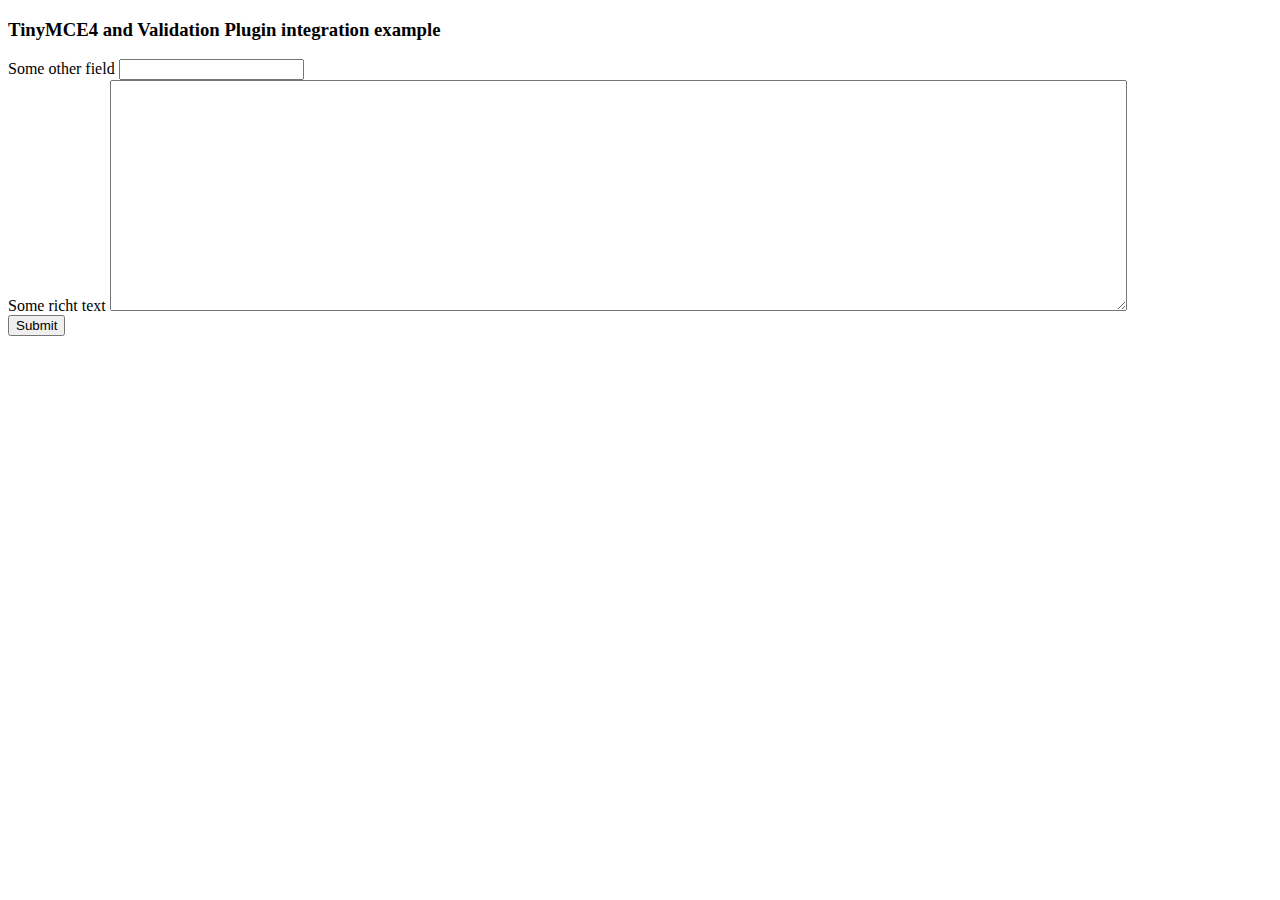
<file: jquery-validation-1.19.5/demo/tinymce4/index.html>
<!doctype html>
<html lang="en">
<head>
	<meta charset="utf-8">
	<title>jQuery Validation plugin: integration with TinyMCE</title>
	<script src="../../lib/jquery.js"></script>
	<script src="../../dist/jquery.validate.js"></script>
	<script src="//tinymce.cachefly.net/4.1/tinymce.min.js"></script>
	<script>
	tinymce.init({
		mode: "textareas",

		setup: function(editor) {
			editor.on('change', function(e) {
				tinymce.triggerSave();
				$("#" + editor.id).valid();
			});
		}

	});
	$(function() {
		var validator = $("#myform").submit(function() {
			// update underlying textarea before submit validation
			tinyMCE.triggerSave();
		}).validate({
			ignore: "",
			rules: {
				title: "required",
				content: "required"
			},
			errorPlacement: function(label, element) {
				// position error label after generated textarea
				if (element.is("textarea")) {
					label.insertAfter(element.next());
				} else {
					label.insertAfter(element)
				}
			}
		});
		validator.focusInvalid = function() {
			// put focus on tinymce on submit validation
			if (this.settings.focusInvalid) {
				try {
					var toFocus = $(this.findLastActive() || this.errorList.length && this.errorList[0].element || []);
					if (toFocus.is("textarea")) {
						tinyMCE.get(toFocus.attr("id")).focus();
					} else {
						toFocus.filter(":visible").focus();
					}
				} catch (e) {
					// ignore IE throwing errors when focusing hidden elements
				}
			}
		}
	})
	</script>
	<!-- /TinyMCE -->
</head>
<body>
<form id="myform" action="">
	<h3>TinyMCE4 and Validation Plugin integration example</h3>
	<label>Some other field</label>
	<input name="title">
	<br>
	<label>Some richt text</label>
	<textarea id="content" name="content" rows="15" cols="80" style="width: 80%"></textarea>
	<br>
	<input type="submit" name="save" value="Submit">
</form>
</body>
</html>
</file>
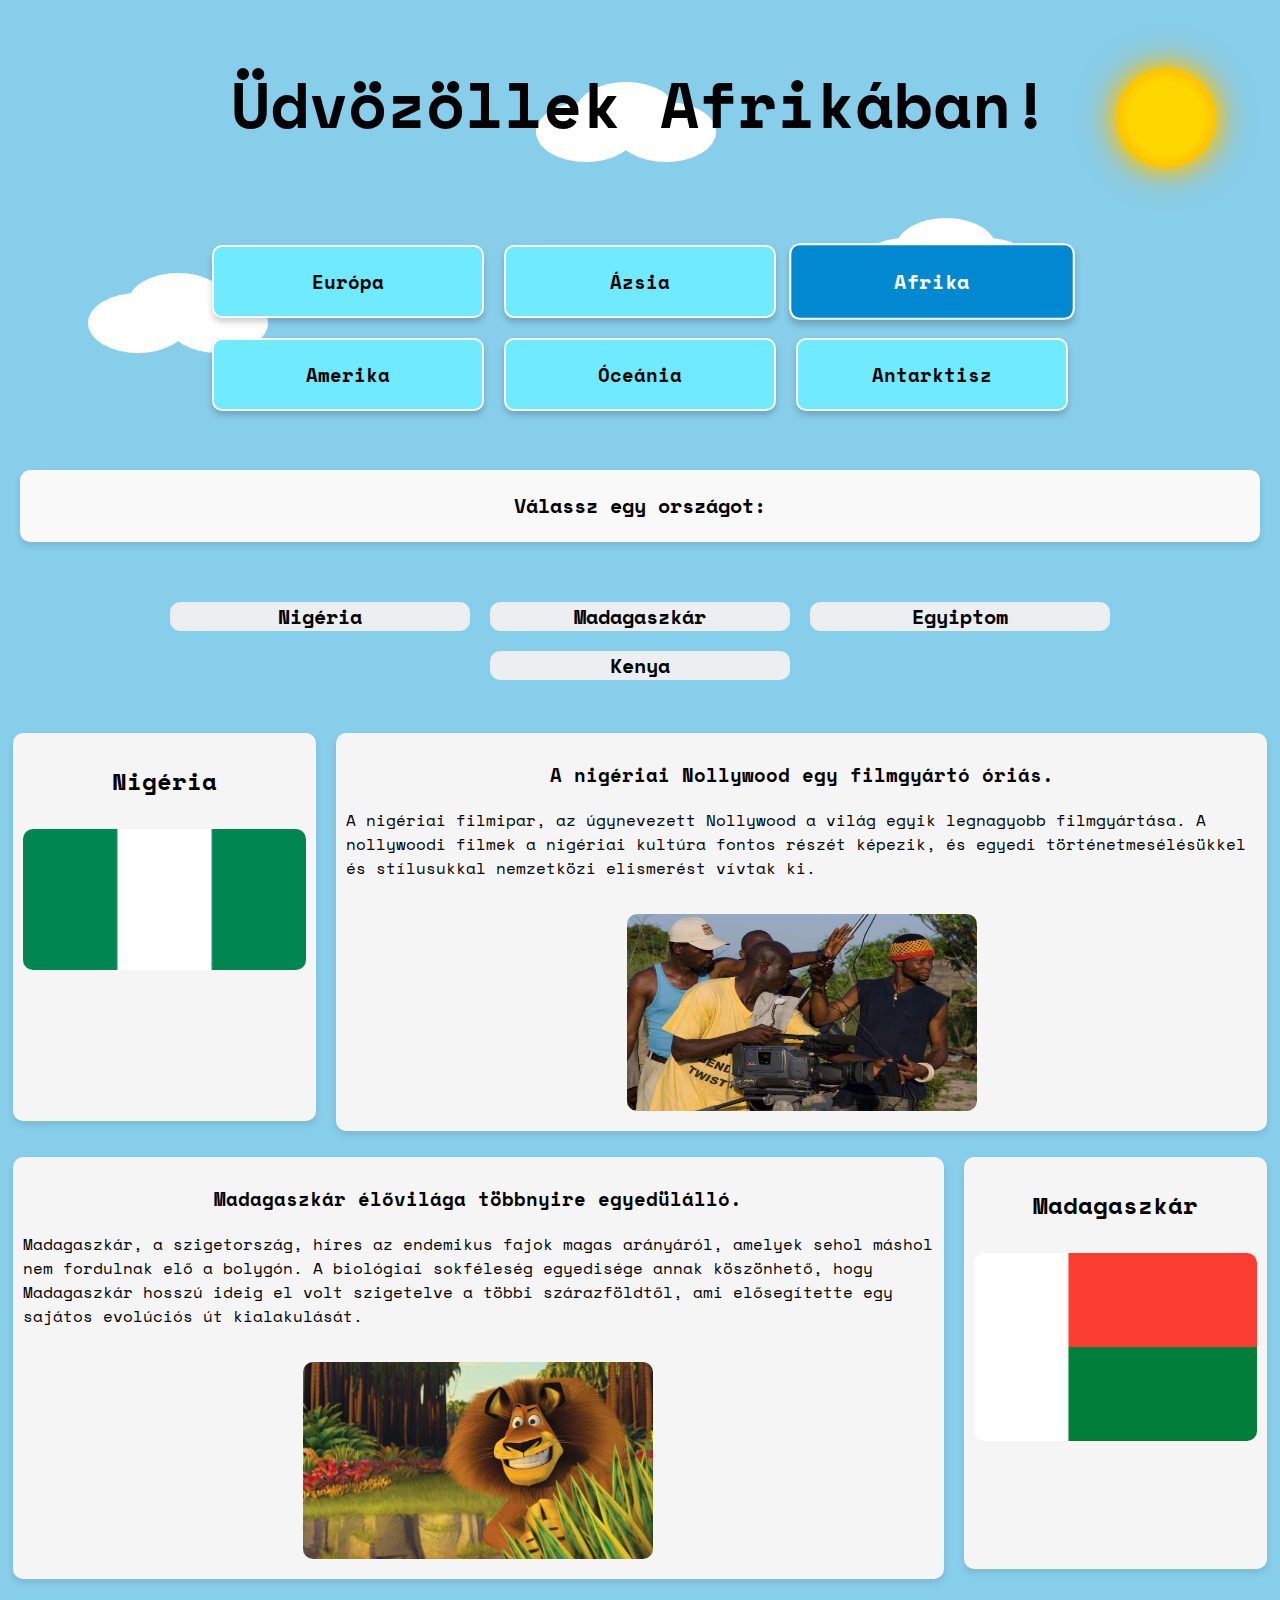
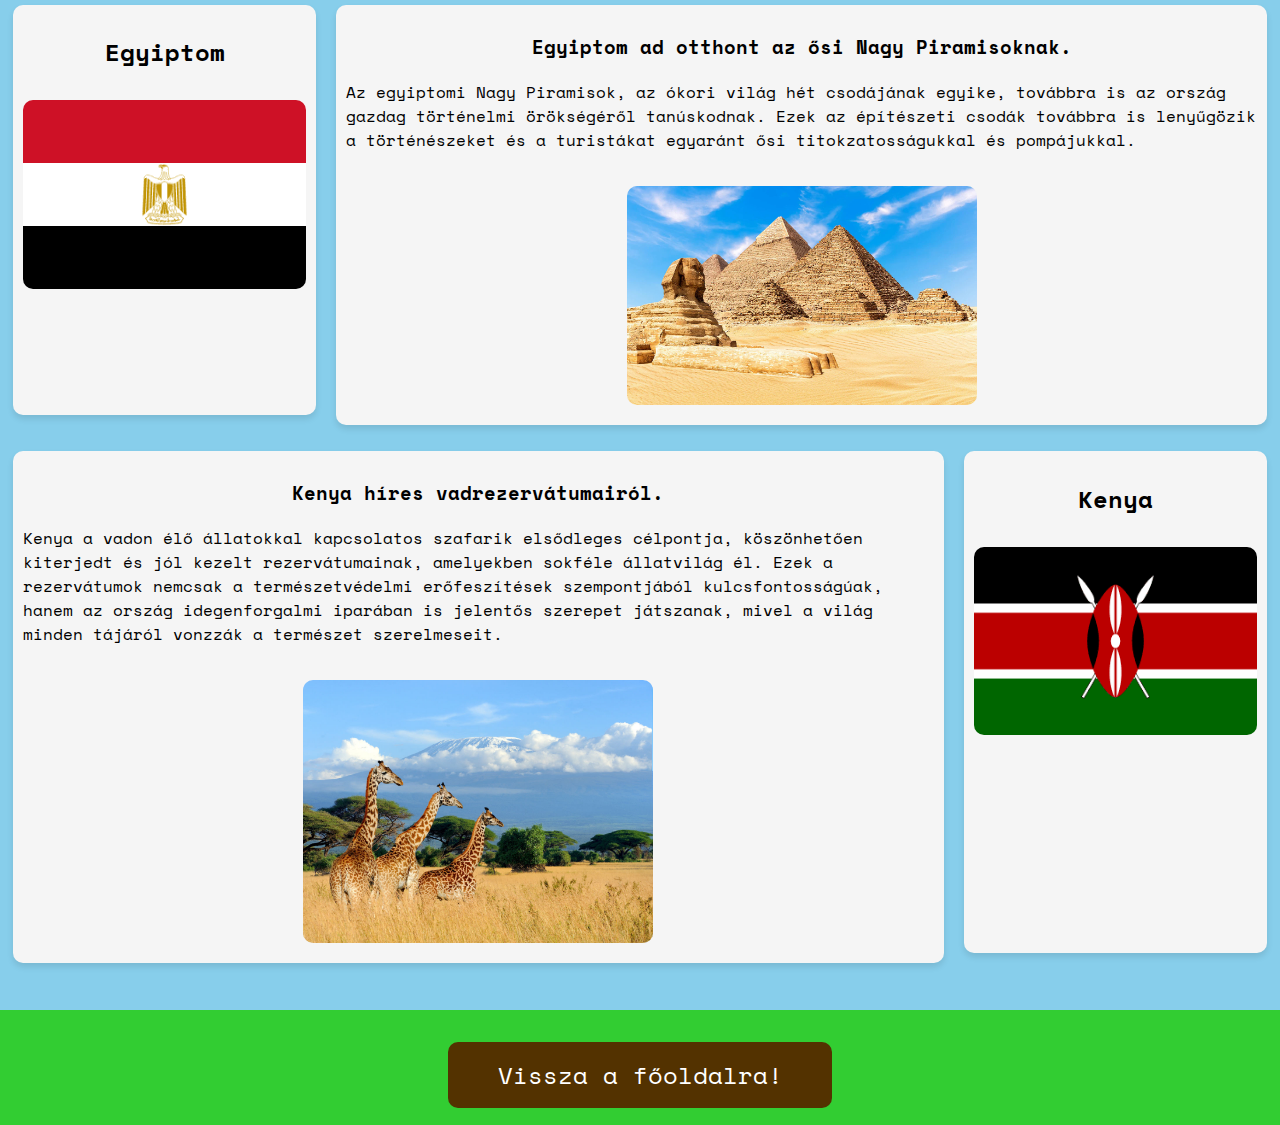
<file: afrika.html>
<!DOCTYPE html>
<html lang="hu">

<head>
    <meta charset="UTF-8">
    <meta name="viewport" content="width=device-width, initial-scale=1.0">
    <meta name="description" content="Fun fact weboldal, ahol érdekességet lehet olvasni országokról minden kontinenseről.">
    <meta name="author" content="Griffiths Robert Jonathan">
    <meta name="copyright" content="Griffiths Robert Jonathan">
    <link rel="icon" type="image/x-icon" href="kepek/favicon/favicon.ico">
    <link href="style.css" rel="stylesheet">
    <link href="https://fonts.googleapis.com/css2?family=Roboto:ital,wght@0,100;0,300;0,400;0,500;0,700;0,900;1,100;1,300;1,400;1,500;1,700;1,900&family=Space+Mono:ital,wght@0,400;0,700;1,400;1,700&display=swap" rel="stylesheet">
    <title>Afrika</title>
</head>

<body>

    <div id="felho1"></div>
    <div id="felho2"></div>
    <div id="felho3"></div>
    <div id="nap"></div>

    <div class="container">

        <header>
            <h1>Üdvözöllek Afrikában!</h1> 
        </header>

        <nav>
            <ul>
                <li onclick="location.href='europa.html'"> 
                    <h3>Európa</h3>
                </li>
                <li onclick="location.href='azsia.html'"> 
                    <h3>Ázsia</h3>
                </li>
                <li  id="current" onclick="location.href='#'"> 
                    <h3>Afrika</h3>
                </li>
                <li onclick="location.href='amerika.html'">
                    <h3>Amerika</h3>
                </li>
                <li onclick="location.href='oceania.html'"> 
                    <h3>Óceánia</h3>
                </li>
                <li onclick="location.href='antarktisz.html'"> 
                    <h3>Antarktisz</h3>
                </li>
            </ul>
        </nav>

        <h3 class="leiras">Válassz egy országot: </h3>

        <ul class="orszagok">
            <li><a href="#as1">Nigéria</a></li>
            <li><a href="#as2">Madagaszkár</a></li>
            <li><a href="#as3">Egyiptom</a></li>
            <li><a href="#as4">Kenya</a></li>
        </ul>

        <div class="elemek">
            <aside id="as1">
                <h2>Nigéria</h2>
                <img src="kepek/zaszlok/ng.png" alt="Nigéria">
            </aside>
            <article id="ar1">
                <h3>A nigériai Nollywood egy filmgyártó óriás.</h3>
                A nigériai filmipar, az úgynevezett Nollywood a világ egyik legnagyobb filmgyártása.
                A nollywoodi filmek a nigériai kultúra fontos részét képezik, és egyedi történetmesélésükkel és stílusukkal nemzetközi elismerést vívtak ki. <br><br>
                <img src="kepek/orszag_kepek/nigeria_a.jpg" alt="forgatás">
            </article>
        </div>
        <div class="elemek">
            <aside id="as2">
                <h2>Madagaszkár</h2>
                <img src="kepek/zaszlok/mg.png" alt="Madagaszkár">
            </aside>
            <article id="ar2">
                <h3>Madagaszkár élővilága többnyire egyedülálló.</h3>
                Madagaszkár, a szigetország, híres az endemikus fajok magas arányáról, amelyek sehol máshol nem fordulnak elő a bolygón.
                A biológiai sokféleség egyedisége annak köszönhető, hogy Madagaszkár hosszú ideig el volt szigetelve a többi szárazföldtől, ami elősegítette egy sajátos evolúciós út kialakulását. <br><br>
                <img src="kepek/orszag_kepek/madagaszkar_a.jpeg" alt="Madagaszkár film">
            </article>
        </div>
        <div class="elemek">
            <aside id="as3">
                <h2>Egyiptom</h2>
                <img src="kepek/zaszlok/eg.png" alt="Egyiptom">
            </aside>
            <article id="ar3">
                <h3>Egyiptom ad otthont az ősi Nagy Piramisoknak.</h3>
                Az egyiptomi Nagy Piramisok, az ókori világ hét csodájának egyike, továbbra is az ország gazdag történelmi örökségéről tanúskodnak.
                Ezek az építészeti csodák továbbra is lenyűgözik a történészeket és a turistákat egyaránt ősi titokzatosságukkal és pompájukkal. <br><br>
                <img src="kepek/orszag_kepek/egyiptom_a.jpeg" alt="piramis">
            </article>
        </div>
        <div class="elemek">
            <aside id="as4">
                <h2>Kenya</h2>
                <img src="kepek/zaszlok/ke.png" alt="Kenya">
            </aside>
            <article id="ar4">
                <h3>Kenya híres vadrezervátumairól.</h3>
                Kenya a vadon élő állatokkal kapcsolatos szafarik elsődleges célpontja, köszönhetően kiterjedt és jól kezelt rezervátumainak, amelyekben sokféle állatvilág él.
                Ezek a rezervátumok nemcsak a természetvédelmi erőfeszítések szempontjából kulcsfontosságúak, hanem az ország idegenforgalmi iparában is jelentős szerepet játszanak, mivel a világ minden tájáról vonzzák a természet szerelmeseit.<br><br>
                <img src="kepek/orszag_kepek/kenya_a.jpg" alt="zsiráfok">
            </article>
        </div>
    </div>
    <footer>
        <div id="fold"></div>
        <a id="vissza" href="index.html">Vissza a főoldalra!</a>
    </footer>
</body>

</html>
</file>
<file: style.css>
/* Általános */
*{
    box-sizing: border-box;
}

html{
    scroll-behavior: smooth;
}

body{
    font-family: "Space Mono", monospace;
    background: skyblue;
    position: relative;
    padding: 0;
    margin: 0;
}

.container{
    display: flex;
    flex-direction: column;
    justify-content: center;
    align-items: center;
}

.container>* {
    margin: 1%;
}

/* Fejléc */
header{
    text-align: center;
    font-weight: bold;
    font-size: 2em;
    margin: 0;
    flex: 1 1 100%;
}

/* köszöntő, szövegek */
.leiras {
    text-align: center; 
    font-size: 1.25em; 
    flex: 1 1 100%;
    margin: 10px;
    padding: 20px; 
    background-color: #f9f9f9;
    border-radius: 10px;
    box-shadow: 0 4px 6px rgba(0, 0, 0, 0.1);
    line-height: 1.6; 
}

/* Plusz elemek */
#felho1, #felho2, #felho3 {
    position: absolute;
    background: #ffffff;
    border-radius: 50%;
    width: 100px;
    height: 60px;
    box-shadow: 40px 20px 0px 0px #ffffff, -40px 20px 0px 0px #ffffff;
    z-index: -2;
}

#felho1{
    top: 10%; 
    left: 10%;
}

#felho2{
    top: 3%; 
    left: 45%;
}

#felho3{
    top: 8%;
    left: 70%;
}

#nap {
    position: absolute;
    top: 2.5%;
    right: 5%;
    width: 100px;
    height: 100px;
    background: radial-gradient(circle, #FFD700 50%, #FFA500 100%);
    border-radius: 50%;
    box-shadow: 0 0 20px #FFD700, 0 0 40px #FFA500;
    z-index: -1;
}

/* Indítás */
#start{
    padding: 15px 30px;
    margin: 20px auto 400px auto;
    color: #fff;
    background-color: #006ac0;
    text-align: center;
    border: none;
    border-radius: 10px;
    cursor: pointer;
    transition: background-color 0.3s ease, transform 0.3s ease;
    max-width: 40%;
    font-size: 1.2em;
}


#start:hover {
    background-color: #01579b;
    transform: scale(1.1);
}


/*Menü*/

nav ul {
    display: flex;
    justify-content: center;
    flex-wrap: wrap;
    list-style-type: none;
    padding: 0;
}

nav li{
    flex: 1 1 100%;
    text-align: center;
    margin: 10px 30px;
    padding: 10px;
    border: 2px solid #ffffff;
    border-radius: 10px;
    cursor: pointer;
    background-color: #70eaff; 
    box-shadow: 0 4px 6px rgba(0, 0, 0, 0.2);
}

nav ul li img {
    max-width: 200px;
    height: auto;
    object-fit: cover;
}

nav h3 {
    font-size: 1.2em;
    margin: 10px;
}

nav li:hover {
    transform: scale(1.05);
    box-shadow: 0 0 10px rgba(0, 0, 0, 0.3);
}

nav #current {
    background-color: #0288d1;
    color: white;
    transform: scale(1.05);
}

#current:hover {
    transform: scale(1.1); 
}

/*Alsó rész*/
#fold {
    position: absolute;
    bottom: 0;
    left: 0;
    width: 100%;
    height: 115px;
    background-color: #32CD32;
    z-index: -1;
}

footer {
    display: flex;
    justify-content: center;
    align-items: center;
    margin-top: 2.5em;
    height: 100px;
    color: #777;
    padding: 20px 0;
}

#quiz {
    padding: 15px 30px;
    margin: 20px auto;
    color: #fff;
    background-color: #533200;
    text-align: center;
    border: none;
    border-radius: 10px;
    cursor: pointer;
    transition: background-color 0.3s ease, transform 0.3s ease;
    min-width: 30%;
    font-size: 1.2em;
}

#quiz:hover {
    background-color: #2b1800;
    transform: scale(1.1);
}

/* Kvíz és űrlap*/

table{
    width: 90%;
    margin-left: auto;
    margin-right: auto;
    border-collapse: collapse;
    background-color: #f9f9f9;
    box-shadow: 0 4px 6px rgba(0, 0, 0, 0.1);
}

table td{
        padding: 20px;
        border: 1px solid #ddd;
        text-align: left;
        vertical-align: top;
}

table h2 {
    text-align: center;
    margin: 0;
    padding: 10px 0;
    font-size: 1.25em;
}

#gomb{
    text-align: center;
}

#kuld{
    padding: 10px 20px; 
    font-size: 1em; 
    color: white; 
    background-color: #006ac0;
    border: none; 
    font-family: 'Space Mono', monospace;
    border-radius: 5px; 
    cursor: pointer; 
    transition: background-color 0.3s ease, transform 0.2s ease;
}

#kuld:hover {
    background-color: #0056b3;
}

#funfact {
    display: block;
    padding: 10px 20px;
    margin-top: 50px;
    margin-left: auto;
    margin-right: auto;
    font-size: 1.2em;
    color: #fff;
    background-color: #006ac0;
    border: none;
    border-radius: 5px;
    cursor: pointer;
    font-family: 'Space Mono', monospace;
    transition: background-color 0.3s ease, transform 0.2s ease;
}

#funfact:hover {
    background-color: #004a90;
    transform: scale(1.05);
}

#funfact:active {
    transform: scale(1);
}

.megoldas{
    margin-top: 10px ;
    font-weight: bold;
}

.megoldas.helyes{
    color: green;
}

.megoldas.rossz{
    color: red;
}

#urlap{
    width: 70%;
}

input[type="submit"],
input[type="reset"] {
    text-align: center;
    padding: 10px 20px;
    margin: 10px;
    font-size: 1em;
    font-family: 'Space Mono', monospace;
    color: #fff;
    background-color: #006ac0;
    border: none;
    border-radius: 5px;
    cursor: pointer;
    transition: background-color 0.3s ease;
}

input[type="submit"]:hover,
input[type="reset"]:hover {
    background-color: #01579b;
}

/* Országok */
.elemek{
    display: flex;
    justify-content: center;
    align-items: center;
    flex-wrap: wrap;
}

article {
    display: flex;
    flex-wrap: wrap;
    justify-content: center;
    margin-bottom: auto;
    flex: 1 1 90%;
    padding: 10px;
    background-color: #f5f5f5;
    border-radius: 10px;
    box-shadow: 0 4px 6px rgba(0, 0, 0, 0.1);
}

aside{
    flex: 1 1 90%;
    padding: 10px;
    margin-bottom: 10px;
    text-align: center;
    background-color: #f5f5f5;
    border-radius: 10px;
    box-shadow: 0 4px 6px rgba(0, 0, 0, 0.1);
}


aside h2 {
    margin-bottom: 20px;
    text-align: center;
}

article img, aside img {
    max-width: 350px;
    width: 100%;
    height: auto;
    border-radius: 10px;
    margin-top: 20px;
}

/* választható országok */
.orszagok {
    display: flex;
    flex-wrap: wrap;
    justify-content: center;
    list-style-type: none;
    padding: 10px;
    margin: 20px auto;
}

.orszagok li {
    flex: 1 1 100%;
    max-width: 300px;
    text-align: center;
    margin: 10px;
    background-color: #eceff1;
    border-radius: 10px;
    transition: background-color 0.3s ease, transform 0.2s ease;
}

.orszagok a {
    display: block;
    text-align: center;
    text-decoration: none;
    color: #000000;
    font-weight: bold;
    font-size: 1.25em;
    transition: color 0.3s ease;
}

.orszagok li:hover {
    background-color: #0288d1;
    color: #ffffff;
    transform: scale(1.1);
}

/* vissza a főmenübe */
#vissza{
    padding: 15px 30px;
    margin: 20px auto;
    font-size: 1.2em;
    min-width: 30%;
    color: #fff;
    background-color: #533200;
    text-decoration: none;
    border-radius: 10px;
    cursor: pointer;
    transition: background-color 0.3s, transform 0.3s, box-shadow 0.3s;
    text-align: center;
}

#vissza:hover {
    background-color: #2b1800;
    transform: scale(1.1);
    box-shadow: 0 4px 12px rgba(0, 0, 0, 0.2);
}

#vissza:active {
    transform: scale(1);
}

/* Reszponzivitás */
@media only screen and (min-width: 600px) { 
    .container {
        flex-direction: row;
        flex-wrap: wrap;
        justify-content: space-around;
    }

    #start {
        flex-basis: 100%;
    }

    .leiras{
        margin: 20px;
    }

    nav ul {
        flex-direction: row;
        flex-wrap: wrap;
        justify-content: center;
        align-items: center;
    }

    nav li{
        flex-basis: 46%;
        margin: 10px;
    }
    
    .leiras{
        flex-basis: 80%;
    }

    .orszagok li {
        flex-basis: 45%;
    }
}


@media only screen and (min-width: 768px) {
    #start{
        flex-basis: 100%;
    }

    nav li{
        flex-basis: 30%;
    }

    .orszagok{
        flex-basis: 100%;
    }

    .orszagok li {
        flex-basis: 23%;
        min-width: 300px;
    }

    footer {
        font-size: 1.25em;
    }

    .elemek{
        align-items: stretch;   
        gap: 20px;
    }

    aside{
        flex-basis: 23%;
    }

    article {
        flex-basis: 73%;
    }

    article img, aside img {
        margin: 10px auto;
    }

    #as1{
        order: 1;
    }
    #ar1 {
        order: 2;
    }
    #ar2 {
        order: 3;
    }
    #as2 {
        order: 4;
    }
    #as3 {
        order: 5;
    }
    #ar3 {
        order: 6;
    }
    #ar4 {
        order: 7;
    }
    #as4{
        order: 8;
    }
}
</file>
<file: jquery-validation-1.19.5/demo/marketo/stylesheet.css>
:-moz-any-link :focus {
	outline: none;
}

:focus {
	-moz-outline-style: none;
	outline: none;
}

body {
	font-size: 80%;
	margin: 0;
	padding: 0;
	font-family: tahoma, geneva, sans-serif;
	background-color: #000000;
}

a {
	color: #0653AB;
	outline: 0px;
	text-decoration: none;
}

a:hover {
	outline: 0px;
	text-decoration: underline;
}

img {
	border: 0px;
}

/* s1.0 - Page Containers */
#letterbox {
	margin: 10px auto;
	width: 883px;
	background-color: #364158;
	border: 8px solid #D4D4D4;
	padding: 1px 1px 10px 1px;
}

#header-background {
	background: url(images/back_nav_blue.gif) repeat-x;
	margin: 0px auto;
	padding: 0px;
	height: 73px;
	width: 883px;
	border-top: 4px solid #CCEAFE;
	border-bottom: 4px solid #D4D4D4;
}

#page-container {
	width: 866px;
	margin: 0px auto;
	margin-top: 33px; /* pad from top menu to actions buts*/
	margin-bottom: -11px;
	padding-top: 8px;
	padding-bottom: 8px;
	background-color: #D4D4D4; /* light grey*/
	border-right: 1px solid #464646;
}

#page-content-inner {
	width: 849px;
	margin: 0px auto;
	border-top: 1px solid #9F9FA0;
	border-left: 1px solid #A2A09A;
	background-color: #F4F1E9;
	position: relative;
}

#page-content-inner #col-left {
	width: 210px;
	float: left;
	background-color: #F4F1E9;
}

#page-content-inner #col-main {
	width: 639px;
	background-color: #ffffff;
	position: absolute;
	right: 0px;
	top: 0px;
}

#footer-container {
	width: 866px;
	position: relative;
	left: 8px;
	padding: 2px 0px 10px 0px;
	background-color: #D4D4D4; /* light grey*/
}

/* s2.0 - Global navigation bar */
.nav-global-container {
	width: 880px;
	margin: 0px auto;
	position: relative;
}

* html .nav-global-container { /* ie6 fix*/
	margin-bottom: -6px;
}

.login {
	position: absolute;
	right: 20px;
	text-align: center;
}

.login a,.login a span {
	display: block;
	height: 18px;
	font-size: 11px;
	background: url(images/login-sprite.gif) right -5px no-repeat;
	text-decoration: none;
	font-weight: bold;
	padding: 5px 10px 5px 10px;
	position: relative;
}

.login a:hover {
	color: #000000;
	text-decoration: underline;
}

div.login a span {
	background-position: left -105px;
	width: 4px;
	position: absolute;
	top: 0px;
	left: 0px;
	padding: 5px 0px 5px 0px;;
}

div.login a:hover span {

}

.logo {
	float: left;
	margin: 0px 0px -5px 0px; /* neg marging for ie6 */
}

.logo img {
	border: 0px;
	margin-left: -1px;
}

.nav-global {
	float: left;
	width: 645px;
	margin: 40px 0px 0px 40px;
	background-color: transparent;
}

.nav-global ul {
	margin: 0px;
	padding: 0px;
	list-style: none;
}

.nav-global li {
	float: left;
	white-space: nowrap;
}

div.nav-global li a,div.nav-global li a span {
	background-image: url(images/tab-sprite.gif);
	background-position: right 100px;
	background-repeat: no-repeat;
	height: 32px;
	color: #666666;
	text-decoration: none;
	font: bold 16px 'trebuchet ms';
	margin-right: 15px;
	display: block;
	position: relative;
	padding: 7px 15px 0px 15px;
}

div.nav-global li a:hover {
	background-position: right 0px;
	color: #333333;
}

div.nav-global li a:hover span {
	background-position: left -100px;
	display: block !important;
}

div.nav-global li a span {
	background-position: left 150px;
	width: 4px;
	position: absolute;
	left: 0px;
	top: 0px;
	padding: 7px 0px 0px 0px;
}

body.safari div.nav-global li a span {
	display: none;
}

div.nav-global li a.on,div.nav-global li a.on:hover {
	background-position: right -55px;
	color: #FFFFFF;
}

div.nav-global li a.on span,div.nav-global li a.on:hover span {
	background-position: left -155px;
	display: block !important;
}

div.action-container {
	position: relative;
	top: -45px;
	cursor: pointer;
}

div.action-icon-container {
	position: absolute;
	top: -17px;
	left: -17px;
	z-index: 10;
	width: 100px;
	height: 100px;
	overflow: hidden;
}

div.action-icon {
	border: 0px;
	position: absolute;
	top: -0px;
	left: 0px;
}

div.action-button-container {
	height: 106px;
	width: 180px;
	overflow: hidden;
	position: absolute;
	top: 0px;
	left: 0px;
	z-index: 5;
}

img.action-icon {
	border: 0px;
	position: absolute;
	top: 0px;
	left: 0px;
	z-index: 0
}

div.action-text {
	z-index: 20;
	color: #FFFFFF;
	position: absolute;
	left: 40px;
	top: 12px;
	font: 14px tahoma, geneva;
	padding-top: 30px;
}

div.bigbuttons {
	top: -20px;
}

div.action-header {
	z-index: 21;
	position: absolute;
	left: 40px;
	top: 10px;
}

div.action-header b {
	font: bold 17px tahoma, geneva;
	display: block;
	margin-bottom: 10px;
	color: #0b2c89;
	position: absolute;
	top: 0px;
	left: 0px;
	width: 130px;
}

div.action-header b.shadow {
	top: 1px;
	left: 1px;
	color: #d5d5d5;
}

img.action-button {
	position: relative;
}

div.hover img.action-button {
	top: -131px;
}

div.on img.action-button {
	top: -261px;
}

/* s3.0 - top of content Action Buttons */
.action-buttons {
	width: 100%; /* ie6 requires */
}

.action-buttons ul {
	position: relative;
	padding: 0px;
}

.action-buttons li {
	position: relative; /* ie6 fix */
	float: left;
	list-style: none;
	text-align: center;
	line-height: 16px;
	margin: -61px 0px 0px 0px;
}

.action-home li {
	margin: -49px 0px 0px 0px;
}

.action-buttons  a {
	display: block;
	height: 110px;
	width: 175px;
	padding: 14px 0px 0px 25px;
	text-decoration: none;
	font-size: 12px;
	font-weight: bold;
	color: #ffffff;
}

.action-buttons li span {
	color: #053880;
	line-height: 47px;
	font-size: 17px;
}

div.action-bottom {
	margin: 15px 0px 10px 0px;
	float: left;
}

div.action-bottom a {
	height: 61px;
	width: 178px;
	border: 0px;
	background: url(images/action-bottom.gif) no-repeat 0px 0px;
	color: #0b2c89;
	float: left;
	position: relative;
	font: bold 17px tahoma, geneva;
	text-decoration: none;
	margin-right: 10px;
}

div.action-bottom a span {
	position: absolute;
	top: 15px;
	left: 40px;
}

div.action-bottom a span.shadow {
	top: 16px;
	left: 41px;
	color: #d4d4d4;
}

.line-grey {
	background: url(images/line-grey.gif) 0 0 repeat-x;
	height: 2px;
	margin: 8px 25px 20px 0;
}

/* s4.0 - Home Hero Area */
.hero-background {
	position: relative;
	width: 880px;
	background: url(images/back_home-hero.jpg) 10px 0px no-repeat;
	height: 211px;
	margin: -20px 0px 45px 0px;
}

.hero-text {
	float: right;
	width: 626px;
	margin-top: 26px;
}

.hero-text a { /* Sign Up Now Button */
	padding: 5px 32px 0px 0px;
	float: right;
}

.hero-text h1 {
	font-size: 2.3em;
	line-height: 1.2em;
	color: #333333;
	font-family: Trebuchet MS;
	margin: 12px 0px 10px 10px;
}

.hero-text h2 {
	margin: 0px;
	font-weight: normal;
	font-size: 1.35em;
	margin: 5px 0px 13px 10px
}

/* s4.1 - Home Left Header tab */
.col-left-header-tab {
	position: relative; /* ie6 fix */
	background: url(images/tab_green.gif) 0 0 no-repeat;
	height: 30px;
	width: 166px;
	text-align: center;
	color: #ffffff;
	font: 20px 'trebuchet ms';
	padding-top: 2px;
	margin-top: -41px;
	margin-left: 20px;
	line-height: 29px;
	margin-bottom: 8px;
	display: block;
}

.col-left-header-tab a {
	color: #FFFFFF;
}

.callout-green {
	background: url(images/back_green-fade.gif) 0 0 repeat-x;
	font-size: 1.2em;
	padding: 10px 15px 20px 13px;
	color: #303B52;
	line-height: 1.4em;
}

/* s4.2 - Home Left Quote */
.callout-tan {
	color: #666666;
}

.callout-tan h1 {
	background: #F4F1E9 url(images/back_tan-fade.gif) 0 0 repeat-y;
	font-size: 1.1em;
	text-align: center;
	margin: 0px;
	padding: 11px 5px 11px 2px;
	color: #333333;
}

.callout-tan p {
	margin: 0px;
	margin-top: 5px;
	line-height: 1.4em;
	padding: 5px 10px 7px 13px;
}

.callout-tan p img {
	float: left;
	margin: 5px 10px 5px 0px;
}

.callout-tan div {
	text-align: left;
	padding: 5px 10px 7px 0px;
	font-weight: bold;
}

/* s4.3 - purple home boxes */
.box-purple {
	background: #C6C8E3 url(images/back_home-icons.png) 0px 0px repeat-x;
	border-left: 1px solid #ffffff;
	color: #333333;
	width: 581px;
	padding: 10px 15px 20px 15px;
}

div.box-purple a {

}

.box-purple h1 {
	font-size: 1.5em;
	margin: 10px 0px -15px 0px;
}

.box-purple li {
	margin: 0px 0px 0px -23px;
	line-height: 1.6em;
	font-size: 1em;
}

.box-purple  div {
	padding: 0px 0px 0px 110px;
}

.icon-text01 {
	background-image: url(images/icon_search-engine-market.png);
	background-repeat: no-repeat;
}

* html .icon-text01 {
	width: 460px; /* must have a width or heigh tag for ie6*/
	background-image: none;
	filter: progid : DXImageTransform . Microsoft .
		AlphaImageLoader(src = "images/icon_search-engine-market.png",
		sizingMethod = "crop");
}

.icon-text02 {
	background: url(images/icon_landing-pages.png) 0 0 no-repeat;
}

* html .icon-text02 {
	width: 460px; /* must have a width or heigh tag for ie6*/
	background-image: none;
	filter: progid : DXImageTransform . Microsoft .
		AlphaImageLoader(src = "images/icon_landing-pages.png", sizingMethod =
		"crop");
}

.icon-text03 {
	background: url(images/icon_salesforce.png) 0 0 no-repeat;
}

* html .icon-text03 {
	width: 460px; /* must have a width or heigh tag for ie6*/
	background-image: none;
	filter: progid : DXImageTransform . Microsoft .
		AlphaImageLoader(src = "images/icon_salesforce.png", sizingMethod =
		"crop");
}

/* s4.4 - news home boxes */
.callout-news {
	color: #555555;
	float: left;
	width: 49%;
	margin: 10px 1px 0px 0px;
	padding-bottom: 20px;
	text-align: left;
}

.line-news-r {
	border-right: 1px solid #D4D4D4;
}

.callout-news h1 {
	background-color: #EEEEEE;
	font-size: 1.2em;
	margin: 0px;
	padding: 11px 5px 11px 15px;
	color: #333333;
}

.callout-news p {
	margin: 10px 0px 0px 10px;
	padding: 0px 10px 7px 20px;
	background: url(images/news.gif) no-repeat left 1px;
}

.callout-news p a {

}

.callout-news ul {
	list-style-type: none;
	padding: 0;
	margin: 10px 0 0 10px;
}

.callout-news li {
	background: url(images/icon_news.gif) no-repeat left 2px;
	padding: 0px 5px 5px 20px;
}

.callout-news li a {
	display: block;
	margin-bottom: 5px;
}

.callout-news div {
	text-align: right;
}

#scrollup {
	position: relative;
	overflow: hidden;
	height: 440px;
	width: 200px
}

.headline {
	position: absolute;
	top: 600px;
	left: 5px;
	height: 585px;
	width: 190px;
	font: normal 12px tahoma, geneva !important;
}

div.more {
	margin: 5px 0px 0px 0px;
	padding: 0px 10px 0px 0px;
	letter-spacing: inherit;
}

div.more a {
	background: transparent url(images/arrow_r-blue.gif) no-repeat right 2px
		;
	font-weight: bold;
	padding: 0px 20px 0px 0px;
	font-weight: bold;
	text-decoration: none;
}

div.more a:hover {
	text-decoration: underline;
}

/* sX.0 - Left Nav */
.nav-left-back {
	background: url(images/back_nav_side.gif) 0 0 repeat-x;
}

div.empty {
	background: #F1F0E5 url(images/back_green-fade.gif) 0 0 repeat-x;
}

div.empty div.callout-green {

}

.nav-left {
	padding-top: 12px;
	/*background: url(images/logo_marketo_square.gif) 0 0 no-repeat;*/
	width: 210px;
}

.nav-left ul {
	margin: 0px;
	padding: 0px;
	list-style: none;
}

.nav-left li a {
	display: block;
	height: 24px;
	text-decoration: none;
	font-size: 12px;
	font-weight: bold;
	color: #ffffff;
	border-top: 1px solid #B3D38D;
	border-bottom: 1px solid #7CA84E;
	border-left: 1px solid #97B973;
	padding: 6px 0px 0px 20px;
}

.nav-left a:hover,.nav-left a.active:hover,#nav-left-sub a:hover {
	color: #4C6F28;
	background-color: #F4F1E9;
}

.nav-left a.open {
	background-image: url(images/arrow_d-green.gif);
	background-repeat: no-repeat;
	background-position: 6px 11px;
}

.nav-left-header-tab {
	position: relative; /* ie6 fix */
	background: url(images/tab_green.gif) 0 0 no-repeat;
	height: 32px;
	width: 166px;
	text-align: center;
	color: #ffffff;
	margin: -41px 0px 0px 22px;
	line-height: 22px;
	margin-bottom: 8px;
	display: block;
}

div.empty div.nav-left-header-tab {
	background: url(images/tab_green2.gif) 0 0 no-repeat;
}

.nav-left a.active {
	/* background: url(images/arrow_d-green.gif) 5px 10px no-repeat; */
	display: block;
	height: 24px;
	text-decoration: none;
	font-size: 12px;
	font-weight: bold;
	background-color: #F4F1E9;
	color: #4C6F28;
	border-top: 1px solid #D1E5BB;
	border-bottom: 1px solid #B0CB95;
	border-left: 1px solid #DADADA;
	padding: 6px 0px 0px 20px;
}

#nav-left-sub a {
	display: block;
	height: 24px;
	text-decoration: none;
	font-size: 12px;
	font-weight: bold;
	background-color: #D6E8C4;
	color: #4C6F28;
	border-top: 1px solid #D6E8C4;
	border-bottom: 1px solid #B0CB95;
	border-left: 1px solid #97B973;
	border-right: 1px solid #8DBE5A;
	padding: 6px 0px 0px 30px;
}

* html #nav-left-sub { /* ie6 fix */
	margin-top: -1px;
}

*+html #nav-left-sub { /* ie7 fix */
	margin-top: -1px;
}

#nav-left-sub a.active-page {
	display: block;
	height: 24px;
	text-decoration: none;
	font-size: 12px;
	font-weight: bold;
	background-color: #ffffff;
	color: #666666;
	border-top: 0px solid #7CA84E;
	border-bottom: 1px solid #B0CB95;
	border-left: 1px solid #97B973;
	border-right: 0px solid #8DBE5A;
	padding: 6px 0px 0px 30px;
	cursor: default; /* turns off hand icon for link */
}

/* sX.0 -  Main Content */
.main-content {
	color: #666666;
	position: absolute;
	right: 20px;
	padding-top: 20px;
	width: 585px;
	padding-bottom: 20px;
}

div.main-content div.main-content {

}

.main-content h1 {
	color: #5890D1;
	font-size: 1.9em;
	font-family: Trebuchet MS;
	border-bottom: 1px solid #cccccc;
	margin: 0px 10px 0px 0px;
}

.main-content h2 {
	color: #666666;
	font-size: 1.3em;
	font-weight: normal;
	margin: 10px 10px 5px 0px;
}

.main-content p {
	margin: 10px 10px 10px 0px;
	line-height: 1.55em;
}

/* sX.1 -  Main Content Sub Styles */
.sub-grey {
	border-top: 1px solid #D4D4D4;
	border-bottom: 1px solid #D4D4D4;
	background-color: #F4F4F4;
	margin: 10px 10px 0px 0px;
	padding: 0px 10px 20px 15px;
}

.sub-white {
	margin: 10px 10px 0px 0px;
	padding: 0px 10px 20px 15px;
}

img.screen-grab-r {
	margin-right: -8px;
	text-align: right;
	padding: 0px 0px 0px 10px;
}

div.main-content a.screenshot {
	float: right;
	padding: 10px 10px 0px 0px
}

.content-foot {
	border-top: 1px solid #D4D4D4;
	font-size: .9em;
	line-height: 1.45em;
	margin: 10px 20px 0px 0px;
	padding: 10px 10px 30px 0px;
}

div.main-content ul {
	position: relative;
	left: -25px;
}

div.main-content li {
	margin-bottom: 5px;
	list-style-type: disc
}

div.main-content li a {
	color: #6A6CB0;
}

/* sX.0 - Footer */
div.footer {
	color: #666666;
	font-size: .85em;
	font-weight: normal;
	height: 18px;
	margin: 0px auto;
	font-family: Tahoma, Geneva, sans-serif;
	margin-top: 10px;
}

.footer ul {
	list-style-type: none;
}

.footer li {
	float: left;
	border-right: 1px solid #666666;
	padding: 0px 7px 0px 7px;
	margin-top: 3px;
}

.footer a {
	color: #666666;
	text-decoration: none;
}

.footer a:hover {
	color: #0653AB;
	text-decoration: none;
}

.footer li.line-off {
	border-right: 0px solid #ffffff;
}

div.footer strong {
	font-weight: normal;
}

/* sX.0 - General Colors */
.line-grey,.line-grey-tier {
	border-top: 1px solid #A3A3A2;
}

.line-grey-tier {
	padding-bottom: 25px;
}

.bottom {
	height: 10px;
}

div.p10bottom {
	padding-bottom: 10px;
}

.clear {
	clear: both;
}

table.grid {
	background: #EEEEEE;
}

table.grid th {
	background-color: #F4F4F4;
}

table.grid td {
	background-color: #FFFFFF;
}

div.buttonSubmit {
	position: relative;
}

div.buttonSubmit input,div.buttonSubmit span {
	height: 36px;
	position: relative;
	background-image: url(images/button-submit.gif);
	background-repeat: no-repeat;
	background-position: right 0px;
	float: left;
	color: #FFFFFF;
	font-weight: bold;
	padding: 0px 15px 2px 15px;
	margin: 20px 0px 20px 0px;
	border: 0px;
	cursor: pointer;
	z-index: 5;
}

div.buttonSubmit input {
	width: auto;
}

div.buttonSubmit span {
	width: 4px;
	position: absolute;
	left: 0px;
	top: 0px;
	background-position: left -36px;
	padding: 0px 0px 0px 0px;
	z-index: 10;
}

body.safari div.buttonSubmit span {
	display: none
}

div.buttonSubmitHover input {
	background-position: right -72px;
}

div.buttonSubmitHover span {
	background-position: left -108px;
}

a.demoLink {
	padding: 1px 10px 0px 17px;
	height: 24px;
	background: url(images/bullet_triangle_blue.gif) no-repeat 0px 4px;
	display: block;
	float: left;
}

div.callout-tan a {
	background: none;
	color: #0653AB;
	margin: auto;
	display: block;
}

div.callout-tan a:hover {
	background: none;
	color: #0653AB;
}

label.error {
	display: block;
	color: red;
	font-style: italic;
	font-weight: normal;
}

input.error {
	border: 2px solid red;
}

p.demoBlock {
	border-bottom: 1px solid #DDDDDD;
	padding-bottom: 10px;
}

div.left-nav-callout {
	height: 200px;
	width: 190px;
	top: 55px;
	left: 5px;
	position: relative;
	padding-left: 9px;
	padding-top: 13px;
}

div.left-nav-callout img.png {
	position: absolute;
	z-index: 0;
	top: 0px;
	left: 0px;
}

div.left-nav-callout h6 {
	font: bold 14px tahoma, geneva;
	color: #333333;
	height: 36px;
	padding-left: 5px;
	margin: 0px;
	position: relative;
	z-index: 10;
}

div.left-nav-callout a {
	background: url(images/monitor24.gif) no-repeat 0px center;
	padding: 5px 0px 5px 30px;
	display: block;
	font: bold 12px tahoma, geneva;
	color: #336699;
	margin-bottom: 5px;
	position: relative;
	z-index: 10;
	width: 140px;
}

form table td {
	padding: 5px;
}

form table input {
	width: 200px;
	padding: 3px;
	margin: 0px;
}

textarea {
	width: 400px
}

td.label {
	width: 150px;
}

tr.required td.label {
	font-weight: bold;
	background: url(/images/forms/backRequiredGray.gif) no-repeat right
		center;
}

div.subTableDiv {
	width: 500px;
}

div.subTableDiv td.label {
	width: 135px;
}

ul#homeBlog li div.description {
	display: none;
}

td.field input.error, td.field select.error, tr.errorRow td.field input,tr.errorRow td.field select {
	border: 2px solid red;
	background-color: #FFFFD5;
	margin: 0px;
	color: red;
}

tr td.field div.formError {
	display: none;
	color: #FF0000;
}

tr.errorRow td.field div.formError {
	display: block;
	font-weight: normal;
}

div.error {
	color: red;
}

div.error a {
	color: #336699;
	font-size: 12px;
	text-decoration: underline
}

div.tooltip {
	position: absolute;
	left: 30px;
	bottom: 0px;
	display: none; /* in case javascript is disabled */
	width: 170px;
	background-color: #F4F1E9;
	z-index: 100;
	padding: 10px;
	border: 1px solid #CCCCCC;
}

div.offerbox {
	width: 125px;
	float: left;
	position: relative;
}

div.offerbox h3 {
	font: bold 17px tahoma, geneva;
	color: #333333;
	height: 55px;
	margin: 0px auto;
	text-align: center;
}

div.offerbox h4 {
	height: 100px;
	font: normal 13px tahoma, geneva;
	margin: 0px;
}

div.offerbox h5 {
	font: bold 14px tahoma, geneva;
	margin: 0px;
	height: 55px;
}

div.offerbox h5 small {
	float: left;
	font-weight: normal;
	font-size: 10px;
}

div.offerbox div.learnmore {
	padding-left: 25px;
}

div#marketoEditions {
	background: url(images/buynowBack.gif) no-repeat;
	width: 584px;
	height: 376px;
	float: left;
	position: relative;
	margin-bottom: 10px;
}

div.offerHeader {
	background: #0D8BBD;
	position: absolute;
	top: 20px;
	width: 266px;
	height: 34px;
	border: 1px solid #e1e4e2;
}

div.offerHeader span {
	font: 20px 'trebuchet ms';
	color: #FFFFFF;
	position: absolute;
	left: 0px;
	top: 0px;
}

div.offerHeader span.shadow {
	font: 20px 'trebuchet ms';
	color: #333333;
	position: absolute;
}

div.offerbox div.buttonSubmit {
	margin: 5px 0px 0px 10px;
}

div.footerAddress {
	position: absolute;
	bottom: 30px;
	left: 20px;
	color: #666666;
	font-size: 11px;
	display: none;
}
</file>
<file: jquery-validation-1.19.5/demo/milk/milk.css>
/* GENERAL ELEMENTS */

* { margin: 0; padding: 0; }

body, input, select, textarea { font-family: verdana, arial, helvetica, sans-serif; font-size: 11px; }
body { color: #333;  background-color: #fff; text-align: center; }

a:link { color:#0060BF; text-decoration: underline; }
a:visited { color:#0060BF; text-decoration: underline; }
a:active { color:#0060BF; text-decoration: underline; }
a:hover { color:#000000; text-decoration: underline; }
	
h1, h2, h3, h4, h5, h6 { font-family: "Lucida Grande", "Lucida Sans Unicode", geneva, verdana, arial, helvetica, sans-serif; font-weight: bold; color: #666; }
h1 { font-size: 1.8em; margin: 0em 0em 0.6em 0em; color: #EC5800; }
h2 { font-size: 1.5em; margin: 1.2em 0em 0.4em 0em; }
h3 { font-size: 1.4em; margin: 1.2em 0em 0.4em 0em; color: #EC5800; }
h4 { font-size: 1.2em; margin: 1.2em 0em 0.4em 0em; }
h5 { font-size: 1.0em; margin: 1.2em 0em 0.4em 0em; }
h6 { font-size: 0.8em; margin: 1.2em 0em 0.4em 0em; }

img { border: 0px; }

p { font-size: 1.0em; line-height: 1.3em; margin: 1.2em 0em 1.2em 0em; }
li > p { margin-top: 0.2em; }
pre { font-family: monospace; font-size: 1.0em; }
strong, b { font-weight: bold; }

/* PAGE ELEMENTS */

/* Content */

#content { margin: 0em auto; width: 765px; padding: 10px 0 10px 0; text-align: left; /* Win IE5 */ }
.content { margin-left: 4.5em; margin-right: 4.5em; }
.content ol, .content ul, .content li { font-size: 1.0em; line-height: 1.3em; margin: 0.2em 0 0.1em 1.5em; }
.content ol.terms li { margin-bottom: 1em; }

/* Header */

#header { padding-bottom: 10em; }
#headerlogo { float: left; }
#headerlogo img { width: 188px; height: 83px;  }
#headernav { float: right; }

label { font-weight: bold; }
#reminders label { font-weight: normal; }

table.tabbedtable { padding-left: 3em; }
table.tabbedtable td { padding-bottom: 5px; }
table.tabbedtable label { text-align: right; padding-right: 9px; }
.hiddenlabel { visibility: hidden; }
.largelink { border: 1px solid #cacaca; padding: 10px; background-color: #E8EEF7; font-size: 1.2em; font-weight: bold; }
.largelinkwrap { padding-top: 10px; padding-bottom: 10px; }



#signuptab {
  float:left;
  width:100%;
  background:#fff url("bg.gif") repeat-x bottom;
  font-size: 1.0em;
  line-height: normal;
}
#signuptab ul {
  margin:0;
  padding: 0px 10px 0px 10px;
  list-style:none;
}
#signuptab li {
  float:left;
  background:url("left_white.png") no-repeat left top;
  margin:0;
  padding:0 3px 0 9px;
  border-bottom:1px solid #CACACA;
}
#signuptab a {
  float:left;
  display:block;
  width:.1em;
  background:url("right_white.png") no-repeat right top;
  padding:2px 15px 0px 6px;
  text-decoration:none;
  font-weight:bold;
  color:#fff;
  white-space: nowrap;
}
#signuptab > ul a {width:auto;}
/* Commented Backslash Hack hides rule from IE5-Mac \*/
#signuptab a {float:none;}
/* End IE5-Mac hack */
#signuptab a:hover {
  color:#333;
}
#signuptab #signupcurrent {
  background-position:0 -150px;
  border-width:0;
}
#signuptab #signupcurrent a {
  background-position:100% -150px;
  padding-bottom:1px;
  color:#000;
}
#signuptab li:hover, #signuptab li:hover a {
  background-position:0% -150px;
  color:#000;
}
#signuptab li:hover a {
  background-position:100% -150px;
}

/* Signup box */

#signupbox {
  width: 100%;
  text-align: center;
  margin: 0em auto;
}

#signupwrap {
  border: 1px solid #CACACA;
  border-top: 0;
  text-align: left;
  padding: 35px 10px 20px 30px;
  clear: both;
}

/* Unsupported browsers */

.orange_rbcontent { padding: 0.4em; }
.orange_rbroundbox { width: 100%; }

#unsupported {
  font-weight: bold;
  text-align: left;
}

/*#content {
  padding-top: 15px;
}*/

/* Signup form */

#signupform table {
  border-spacing: 0px;
  border-collapse: collapse;
  empty-cells: show;
}

#signupform .label {
  padding-top: 2px;
  padding-right: 8px;
  vertical-align: top;
  text-align: right;
  width: 125px;
  white-space: nowrap;
}

#signupform .field {
  padding-bottom: 10px;
  white-space: nowrap;
}

#signupform .status {
  padding-top: 2px;
  padding-left: 8px;
  vertical-align: top;
  width: 246px;
  white-space: nowrap;
}

#signupform .textfield {
  width: 150px;
}

#signupform label.error {
  background:url("../images/unchecked.gif") no-repeat 0px 0px;
  padding-left: 16px;
  padding-bottom: 2px;
  font-weight: bold;
  color: #EA5200;
}

#signupform label.checked {
  background:url("../images/checked.gif") no-repeat 0px 0px;
}

#signupform .success_msg {
  font-weight: bold;
  color: #0060BF;
  margin-left: 19px;
}

#signupform #dateformatStatus, #signupform #termsStatus {
  margin-left: 6px;
}

#signupform #dateformat_eu {
 vertical-align: middle;
}

#signupform #ldateformat_eu {
  font-weight: normal;
  vertical-align: middle;
}

#signupform #dateformat_am {
  vertical-align: middle;
}

#signupform #ldateformat_am {
  font-weight: normal;
  vertical-align: middle;
}

#signupform #termswrap {
  float: left;
}

#signupform #terms {
  vertical-align: middle;
  float: left;
  display: block;
  margin-right: 5px;
}

#signupform #lterms {
  font-weight: normal;
  vertical-align: middle;
  float: left;
  display: block;
  width: 350px;
  white-space: normal;
}

#signupform #lsignupsubmit {
  visibility: hidden;
}
</file>
<file: jquery-validation-1.19.5/demo/css/screen.css>
/**********************************

Use: Main Screen Import

***********************************/

@import "reset.css";
@import "core.css";

@import "cmxformTemplate.css";
@import "cmxform.css";
</file>
